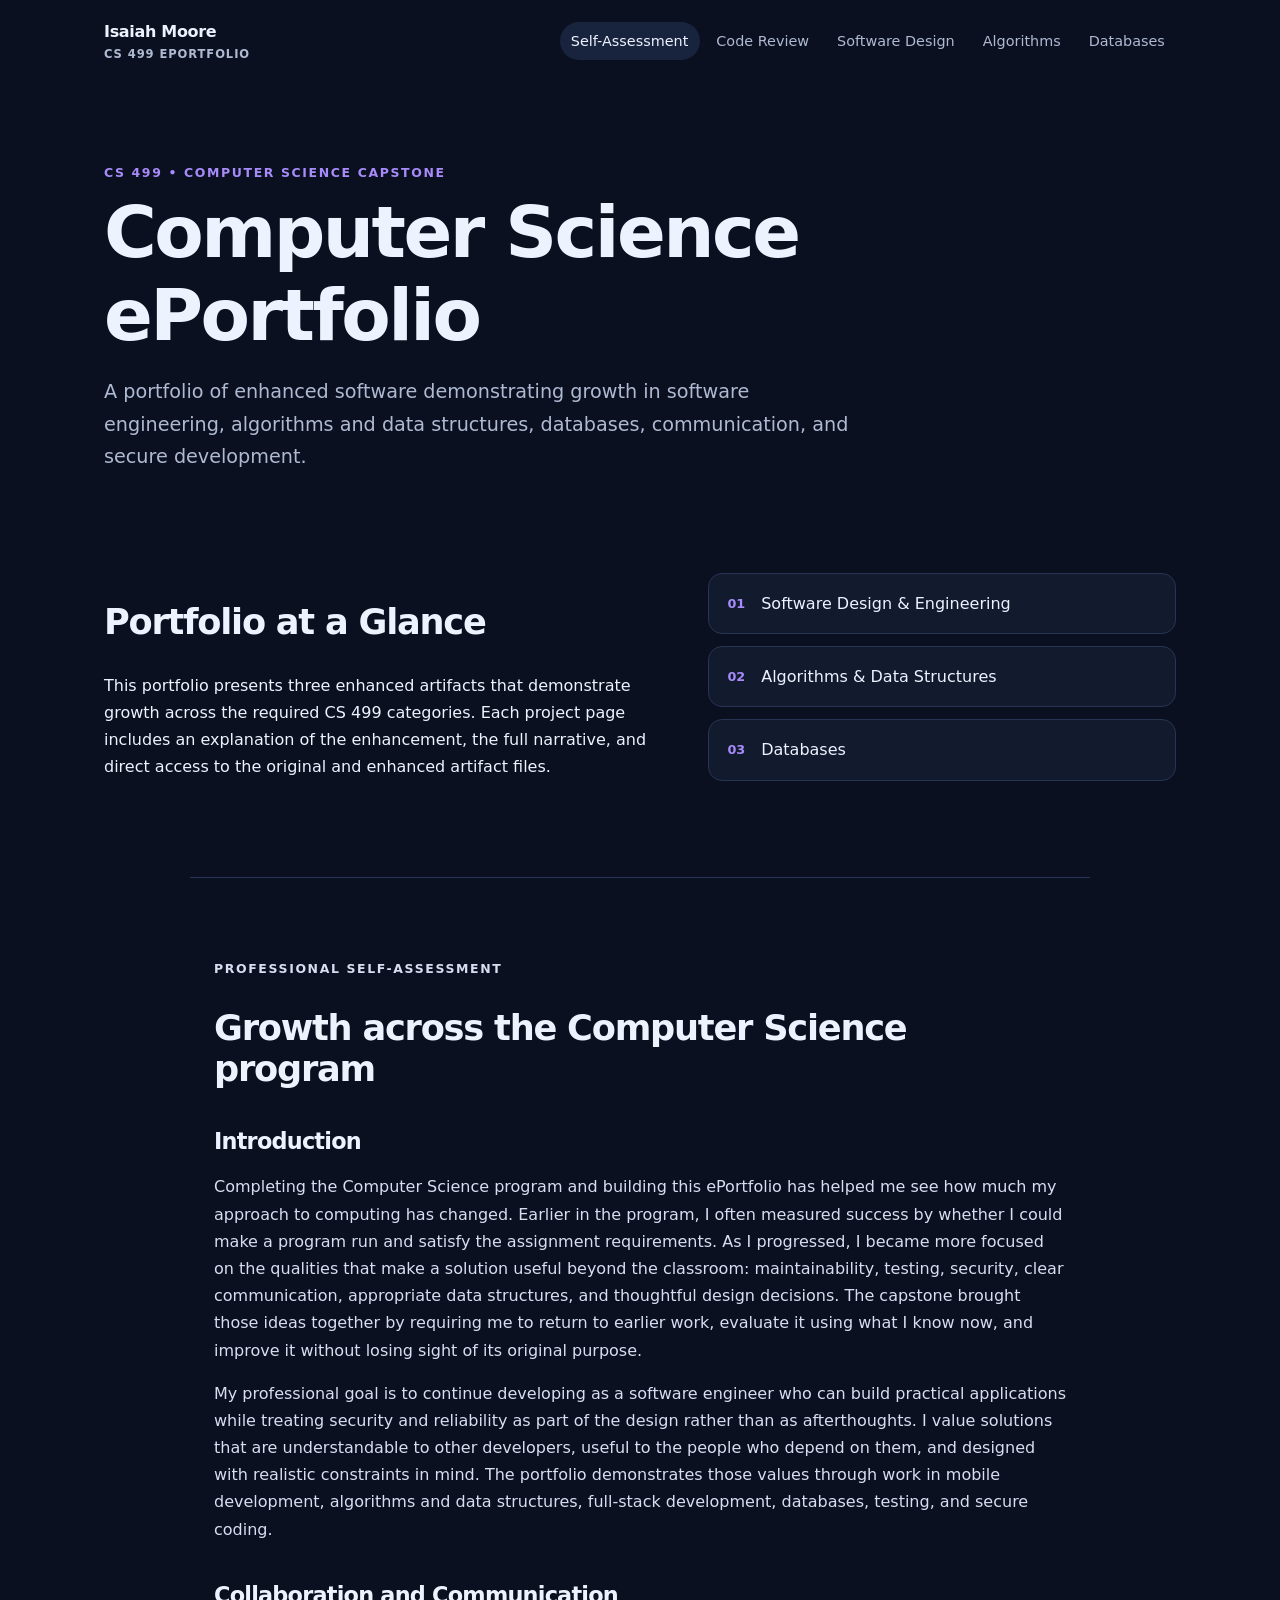
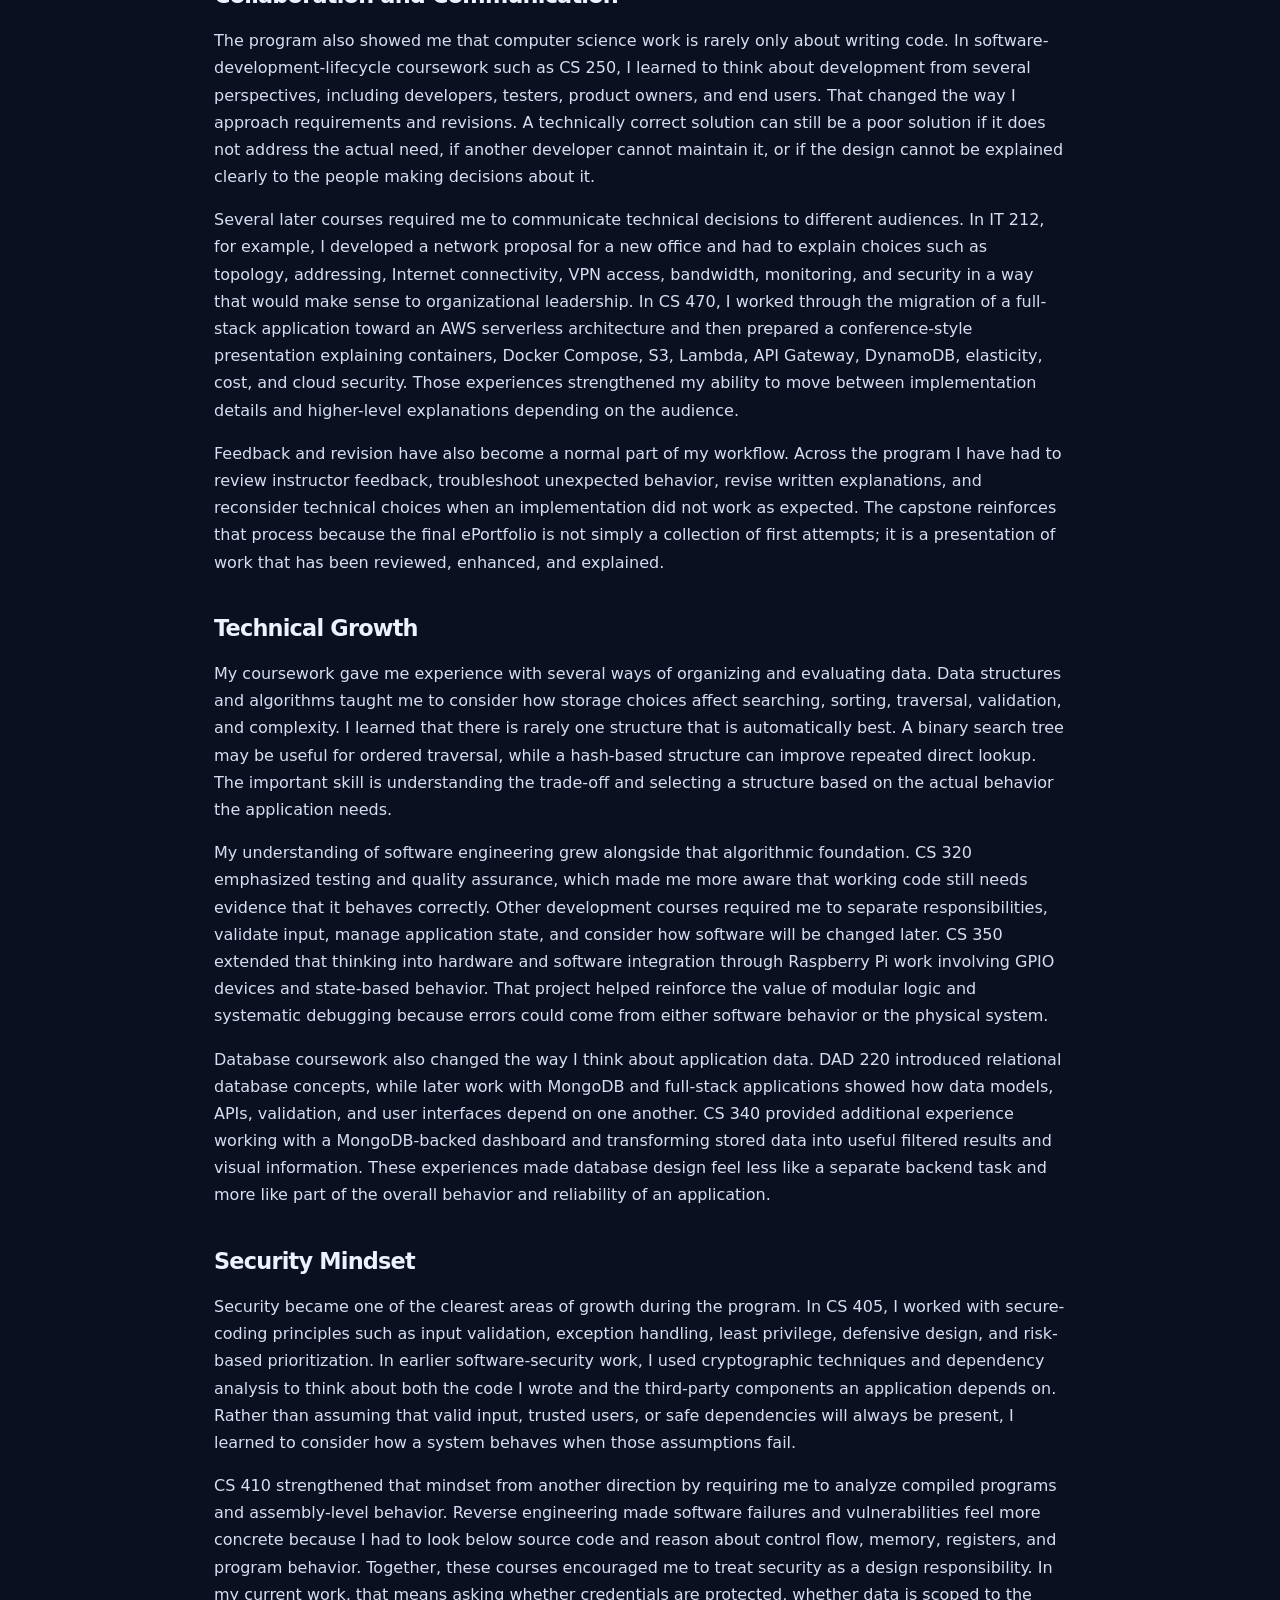
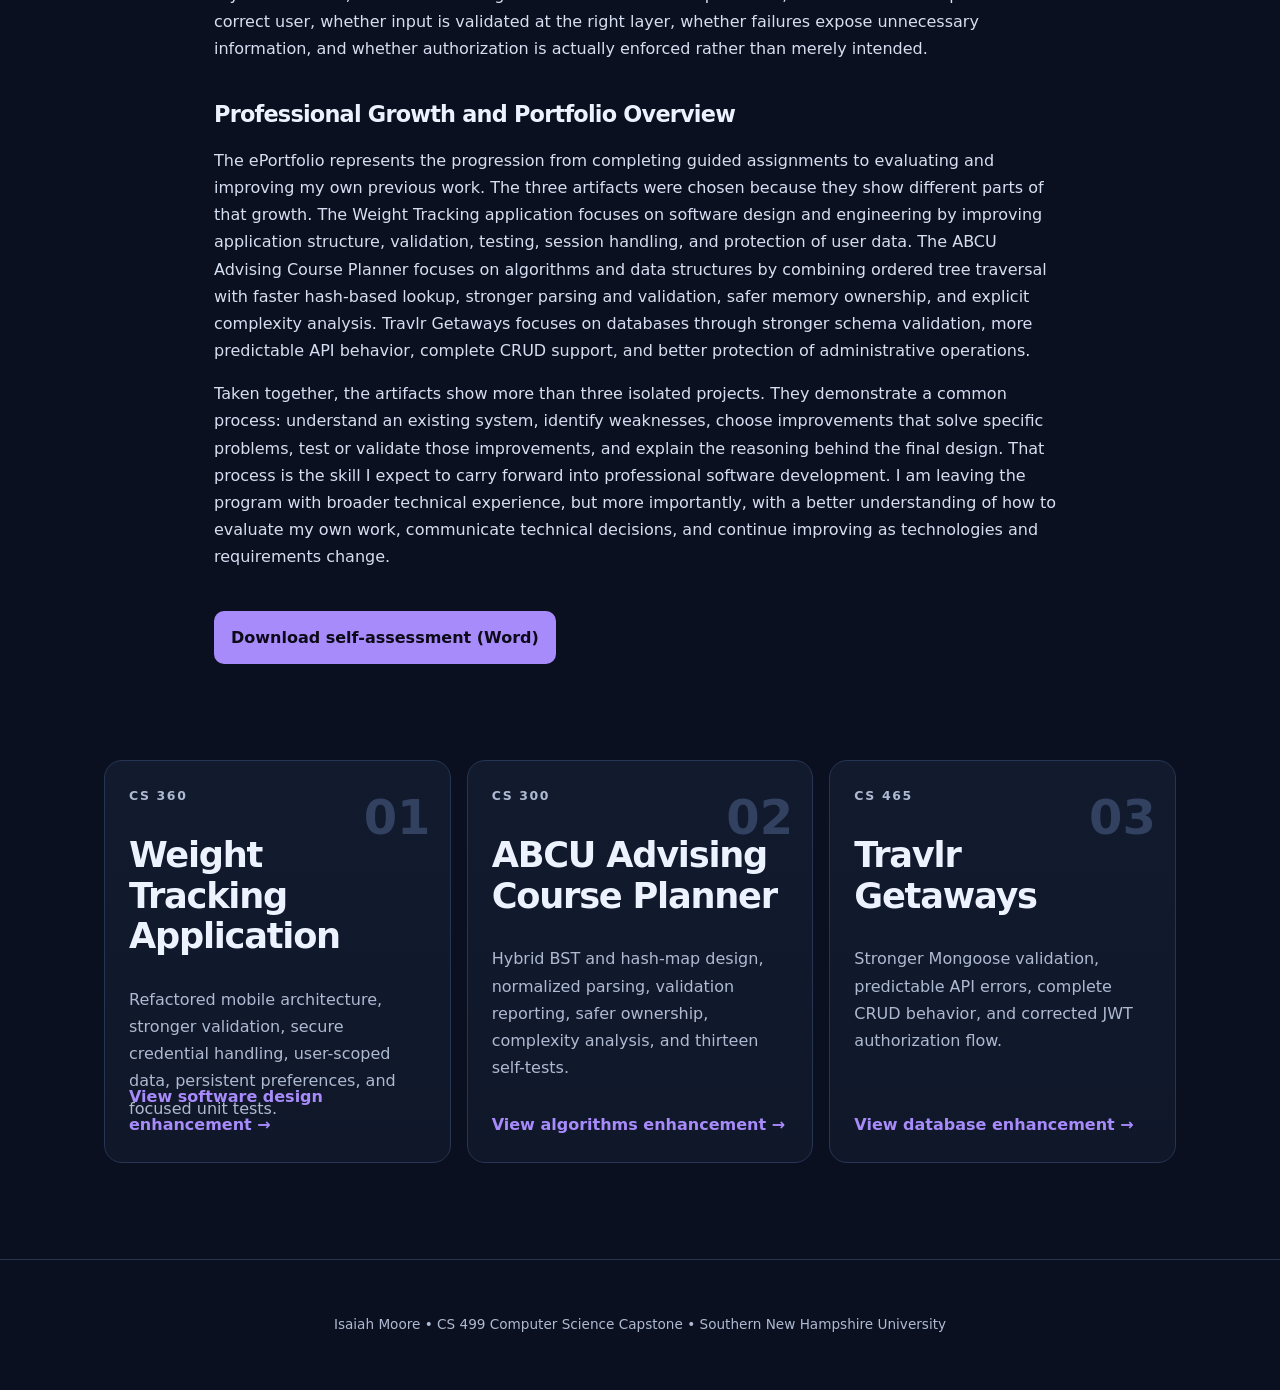
<file: index.html>
<!doctype html>
<html lang="en">
<head>
<meta charset="utf-8">
<meta name="viewport" content="width=device-width, initial-scale=1">
<meta name="description" content="CS 499 Computer Science ePortfolio for Isaiah Moore">
<title>Professional Self-Assessment | Isaiah Moore</title>
<link rel="stylesheet" href="assets/styles.css">
</head>
<body>
<a class="skip-link" href="#main">Skip to main content</a>
<header><nav class="site-nav" aria-label="Main navigation">
<a class="brand" href="index.html" aria-current="page">Isaiah Moore <span>CS 499 ePortfolio</span></a>
<div class="nav-links">
<a href="index.html" aria-current="page">Self-Assessment</a>
<a href="code-review.html">Code Review</a>
<a href="software-design.html">Software Design</a>
<a href="algorithms.html">Algorithms</a>
<a href="databases.html">Databases</a>
</div>
</nav></header>
<main id="main">
<section class="hero compact">
<div class="hero-copy"><p class="eyebrow">CS 499 • Computer Science Capstone</p><h1>Computer Science ePortfolio</h1><p class="lede">A portfolio of enhanced software demonstrating growth in software engineering, algorithms and data structures, databases, communication, and secure development.</p></div>
</section>

<section class="portfolio-intro two-col">
<div>
<h2>Portfolio at a Glance</h2>
<p>This portfolio presents three enhanced artifacts that demonstrate growth across the required CS 499 categories. Each project page includes an explanation of the enhancement, the full narrative, and direct access to the original and enhanced artifact files.</p>
</div>
<div class="quick-links" aria-label="Portfolio categories">
<a href="software-design.html"><strong>01</strong><span>Software Design & Engineering</span></a>
<a href="algorithms.html"><strong>02</strong><span>Algorithms & Data Structures</span></a>
<a href="databases.html"><strong>03</strong><span>Databases</span></a>
</div>
</section>
<section class="assessment prose">
<div class="section-heading"><p class="eyebrow">Professional Self-Assessment</p><h2>Growth across the Computer Science program</h2></div>
<section class="narrative-section"><h2>Introduction</h2>
<p>Completing the Computer Science program and building this ePortfolio has helped me see how much my approach to computing has changed. Earlier in the program, I often measured success by whether I could make a program run and satisfy the assignment requirements. As I progressed, I became more focused on the qualities that make a solution useful beyond the classroom: maintainability, testing, security, clear communication, appropriate data structures, and thoughtful design decisions. The capstone brought those ideas together by requiring me to return to earlier work, evaluate it using what I know now, and improve it without losing sight of its original purpose.</p>
<p>My professional goal is to continue developing as a software engineer who can build practical applications while treating security and reliability as part of the design rather than as afterthoughts. I value solutions that are understandable to other developers, useful to the people who depend on them, and designed with realistic constraints in mind. The portfolio demonstrates those values through work in mobile development, algorithms and data structures, full-stack development, databases, testing, and secure coding.</p>
</section>
<section class="narrative-section"><h2>Collaboration and Communication</h2>
<p>The program also showed me that computer science work is rarely only about writing code. In software-development-lifecycle coursework such as CS 250, I learned to think about development from several perspectives, including developers, testers, product owners, and end users. That changed the way I approach requirements and revisions. A technically correct solution can still be a poor solution if it does not address the actual need, if another developer cannot maintain it, or if the design cannot be explained clearly to the people making decisions about it.</p>
<p>Several later courses required me to communicate technical decisions to different audiences. In IT 212, for example, I developed a network proposal for a new office and had to explain choices such as topology, addressing, Internet connectivity, VPN access, bandwidth, monitoring, and security in a way that would make sense to organizational leadership. In CS 470, I worked through the migration of a full-stack application toward an AWS serverless architecture and then prepared a conference-style presentation explaining containers, Docker Compose, S3, Lambda, API Gateway, DynamoDB, elasticity, cost, and cloud security. Those experiences strengthened my ability to move between implementation details and higher-level explanations depending on the audience.</p>
<p>Feedback and revision have also become a normal part of my workflow. Across the program I have had to review instructor feedback, troubleshoot unexpected behavior, revise written explanations, and reconsider technical choices when an implementation did not work as expected. The capstone reinforces that process because the final ePortfolio is not simply a collection of first attempts; it is a presentation of work that has been reviewed, enhanced, and explained.</p>
</section>
<section class="narrative-section"><h2>Technical Growth</h2>
<p>My coursework gave me experience with several ways of organizing and evaluating data. Data structures and algorithms taught me to consider how storage choices affect searching, sorting, traversal, validation, and complexity. I learned that there is rarely one structure that is automatically best. A binary search tree may be useful for ordered traversal, while a hash-based structure can improve repeated direct lookup. The important skill is understanding the trade-off and selecting a structure based on the actual behavior the application needs.</p>
<p>My understanding of software engineering grew alongside that algorithmic foundation. CS 320 emphasized testing and quality assurance, which made me more aware that working code still needs evidence that it behaves correctly. Other development courses required me to separate responsibilities, validate input, manage application state, and consider how software will be changed later. CS 350 extended that thinking into hardware and software integration through Raspberry Pi work involving GPIO devices and state-based behavior. That project helped reinforce the value of modular logic and systematic debugging because errors could come from either software behavior or the physical system.</p>
<p>Database coursework also changed the way I think about application data. DAD 220 introduced relational database concepts, while later work with MongoDB and full-stack applications showed how data models, APIs, validation, and user interfaces depend on one another. CS 340 provided additional experience working with a MongoDB-backed dashboard and transforming stored data into useful filtered results and visual information. These experiences made database design feel less like a separate backend task and more like part of the overall behavior and reliability of an application.</p>
</section>
<section class="narrative-section"><h2>Security Mindset</h2>
<p>Security became one of the clearest areas of growth during the program. In CS 405, I worked with secure-coding principles such as input validation, exception handling, least privilege, defensive design, and risk-based prioritization. In earlier software-security work, I used cryptographic techniques and dependency analysis to think about both the code I wrote and the third-party components an application depends on. Rather than assuming that valid input, trusted users, or safe dependencies will always be present, I learned to consider how a system behaves when those assumptions fail.</p>
<p>CS 410 strengthened that mindset from another direction by requiring me to analyze compiled programs and assembly-level behavior. Reverse engineering made software failures and vulnerabilities feel more concrete because I had to look below source code and reason about control flow, memory, registers, and program behavior. Together, these courses encouraged me to treat security as a design responsibility. In my current work, that means asking whether credentials are protected, whether data is scoped to the correct user, whether input is validated at the right layer, whether failures expose unnecessary information, and whether authorization is actually enforced rather than merely intended.</p>
</section>
<section class="narrative-section"><h2>Professional Growth and Portfolio Overview</h2>
<p>The ePortfolio represents the progression from completing guided assignments to evaluating and improving my own previous work. The three artifacts were chosen because they show different parts of that growth. The Weight Tracking application focuses on software design and engineering by improving application structure, validation, testing, session handling, and protection of user data. The ABCU Advising Course Planner focuses on algorithms and data structures by combining ordered tree traversal with faster hash-based lookup, stronger parsing and validation, safer memory ownership, and explicit complexity analysis. Travlr Getaways focuses on databases through stronger schema validation, more predictable API behavior, complete CRUD support, and better protection of administrative operations.</p>
<p>Taken together, the artifacts show more than three isolated projects. They demonstrate a common process: understand an existing system, identify weaknesses, choose improvements that solve specific problems, test or validate those improvements, and explain the reasoning behind the final design. That process is the skill I expect to carry forward into professional software development. I am leaving the program with broader technical experience, but more importantly, with a better understanding of how to evaluate my own work, communicate technical decisions, and continue improving as technologies and requirements change.</p>
</section>
<div class="download-row"><a class="button" href="documents/Professional_Self_Assessment_Isaiah_Moore.docx">Download self-assessment (Word)</a></div>
</section>
<section class="project-grid" aria-label="Featured artifacts">
<article class="project-card"><div class="card-number">01</div><p class="eyebrow">CS 360</p><h2>Weight Tracking Application</h2><p>Refactored mobile architecture, stronger validation, secure credential handling, user-scoped data, persistent preferences, and focused unit tests.</p><a href="software-design.html">View software design enhancement →</a></article>
<article class="project-card"><div class="card-number">02</div><p class="eyebrow">CS 300</p><h2>ABCU Advising Course Planner</h2><p>Hybrid BST and hash-map design, normalized parsing, validation reporting, safer ownership, complexity analysis, and thirteen self-tests.</p><a href="algorithms.html">View algorithms enhancement →</a></article>
<article class="project-card"><div class="card-number">03</div><p class="eyebrow">CS 465</p><h2>Travlr Getaways</h2><p>Stronger Mongoose validation, predictable API errors, complete CRUD behavior, and corrected JWT authorization flow.</p><a href="databases.html">View database enhancement →</a></article>
</section>

</main>
<footer><p>Isaiah Moore • CS 499 Computer Science Capstone • Southern New Hampshire University</p></footer>
</body>
</html>
</file>
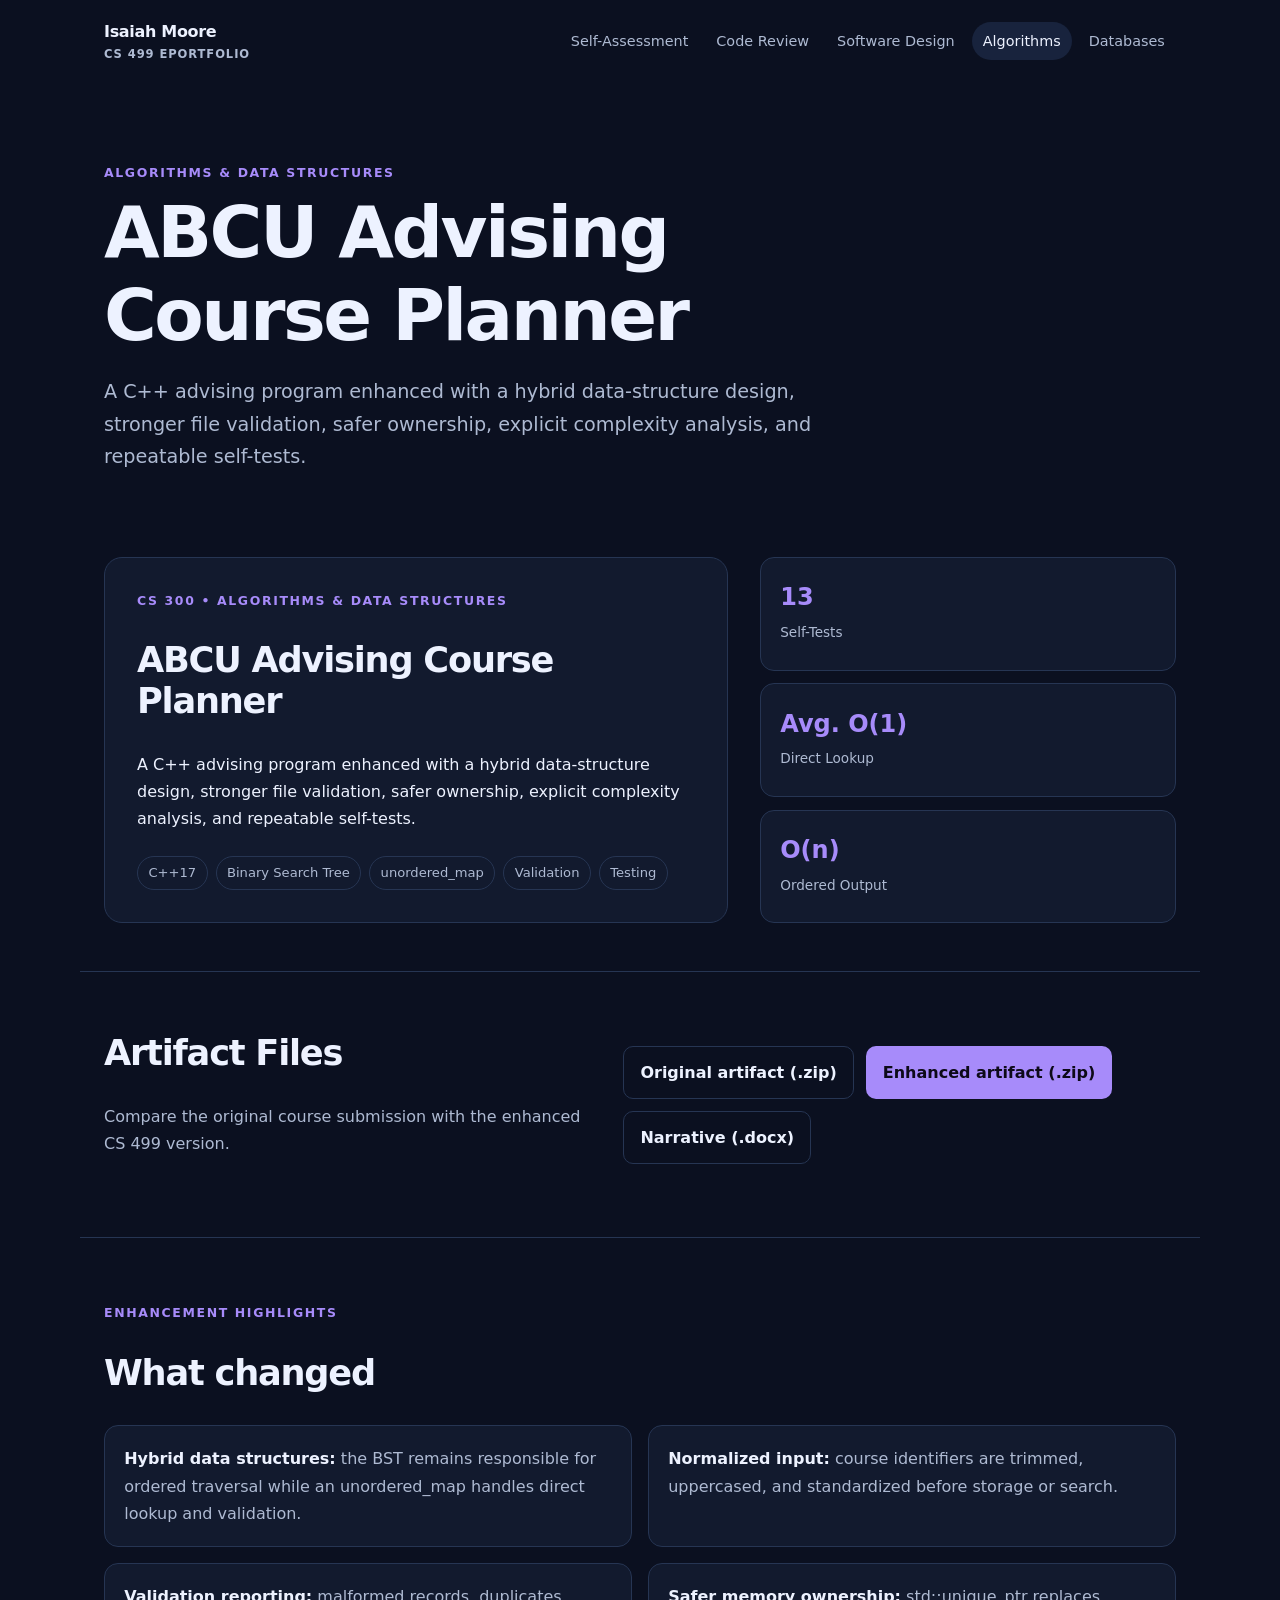
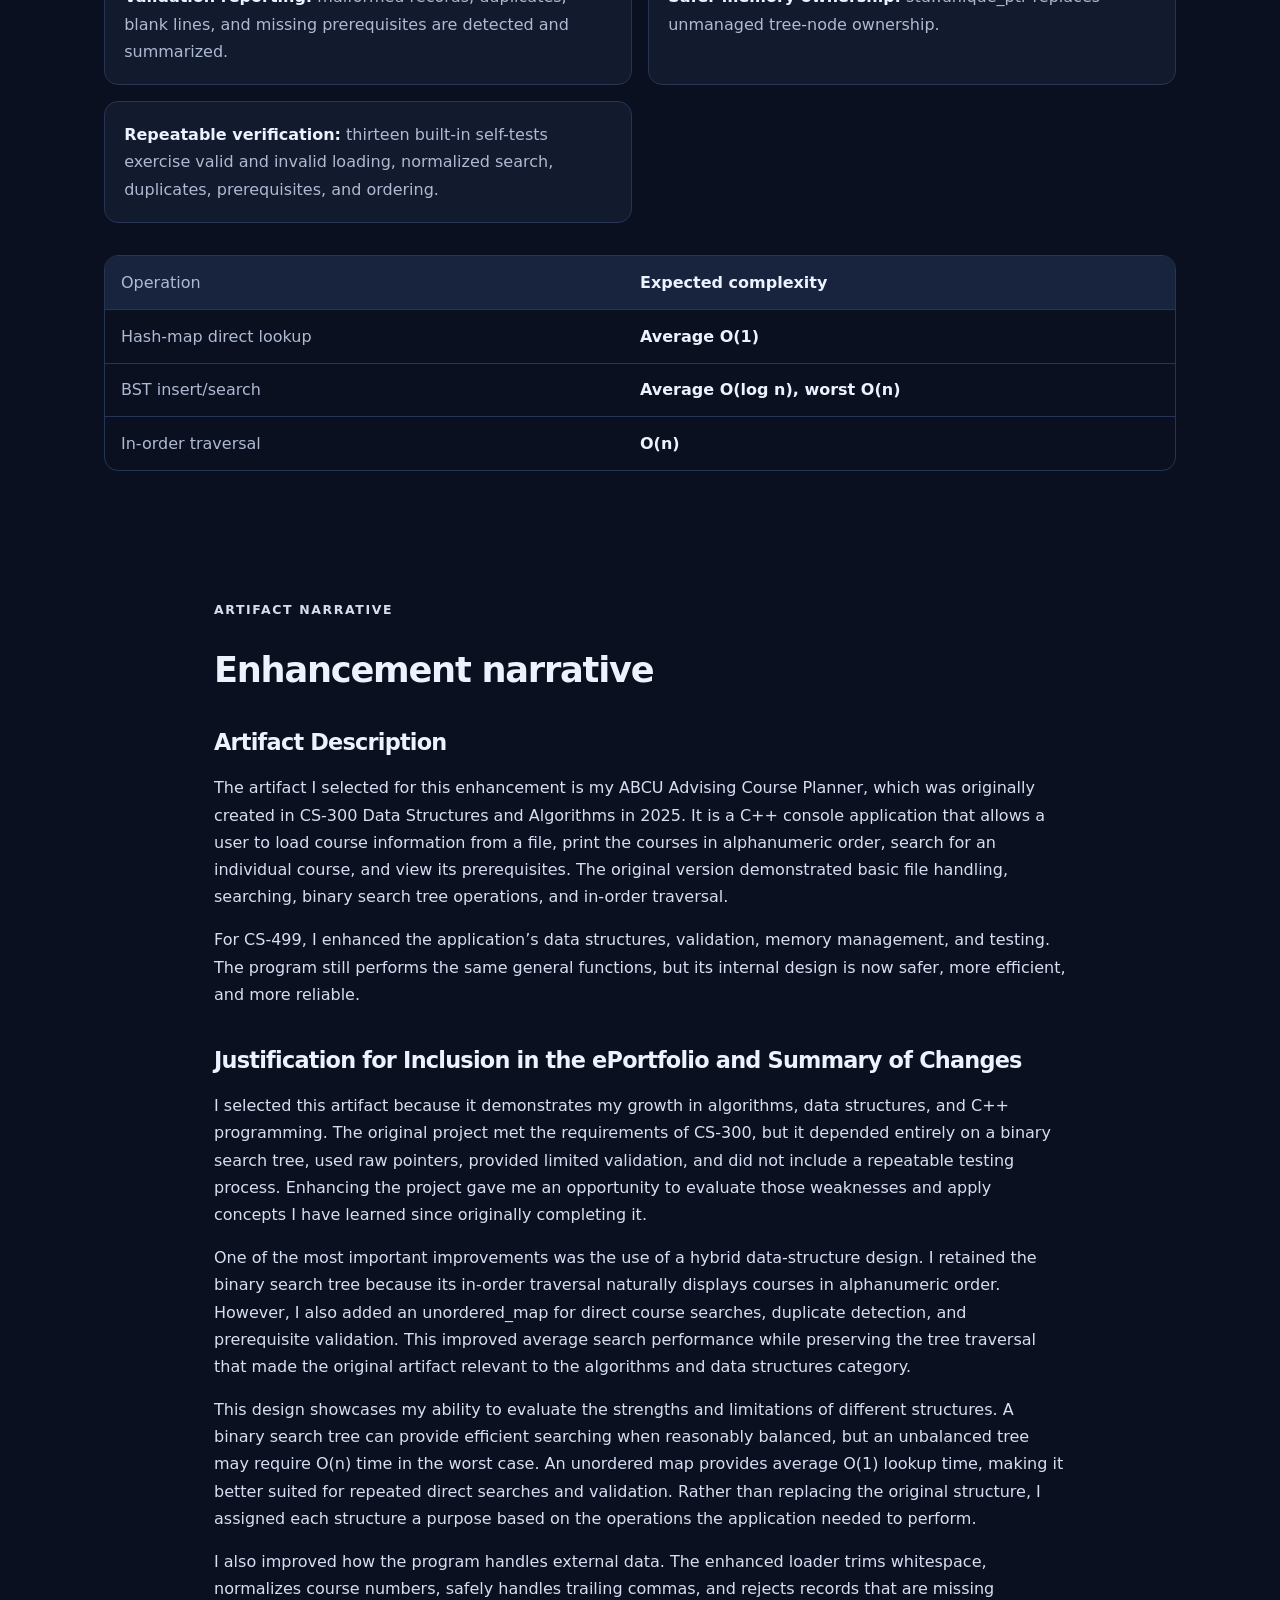
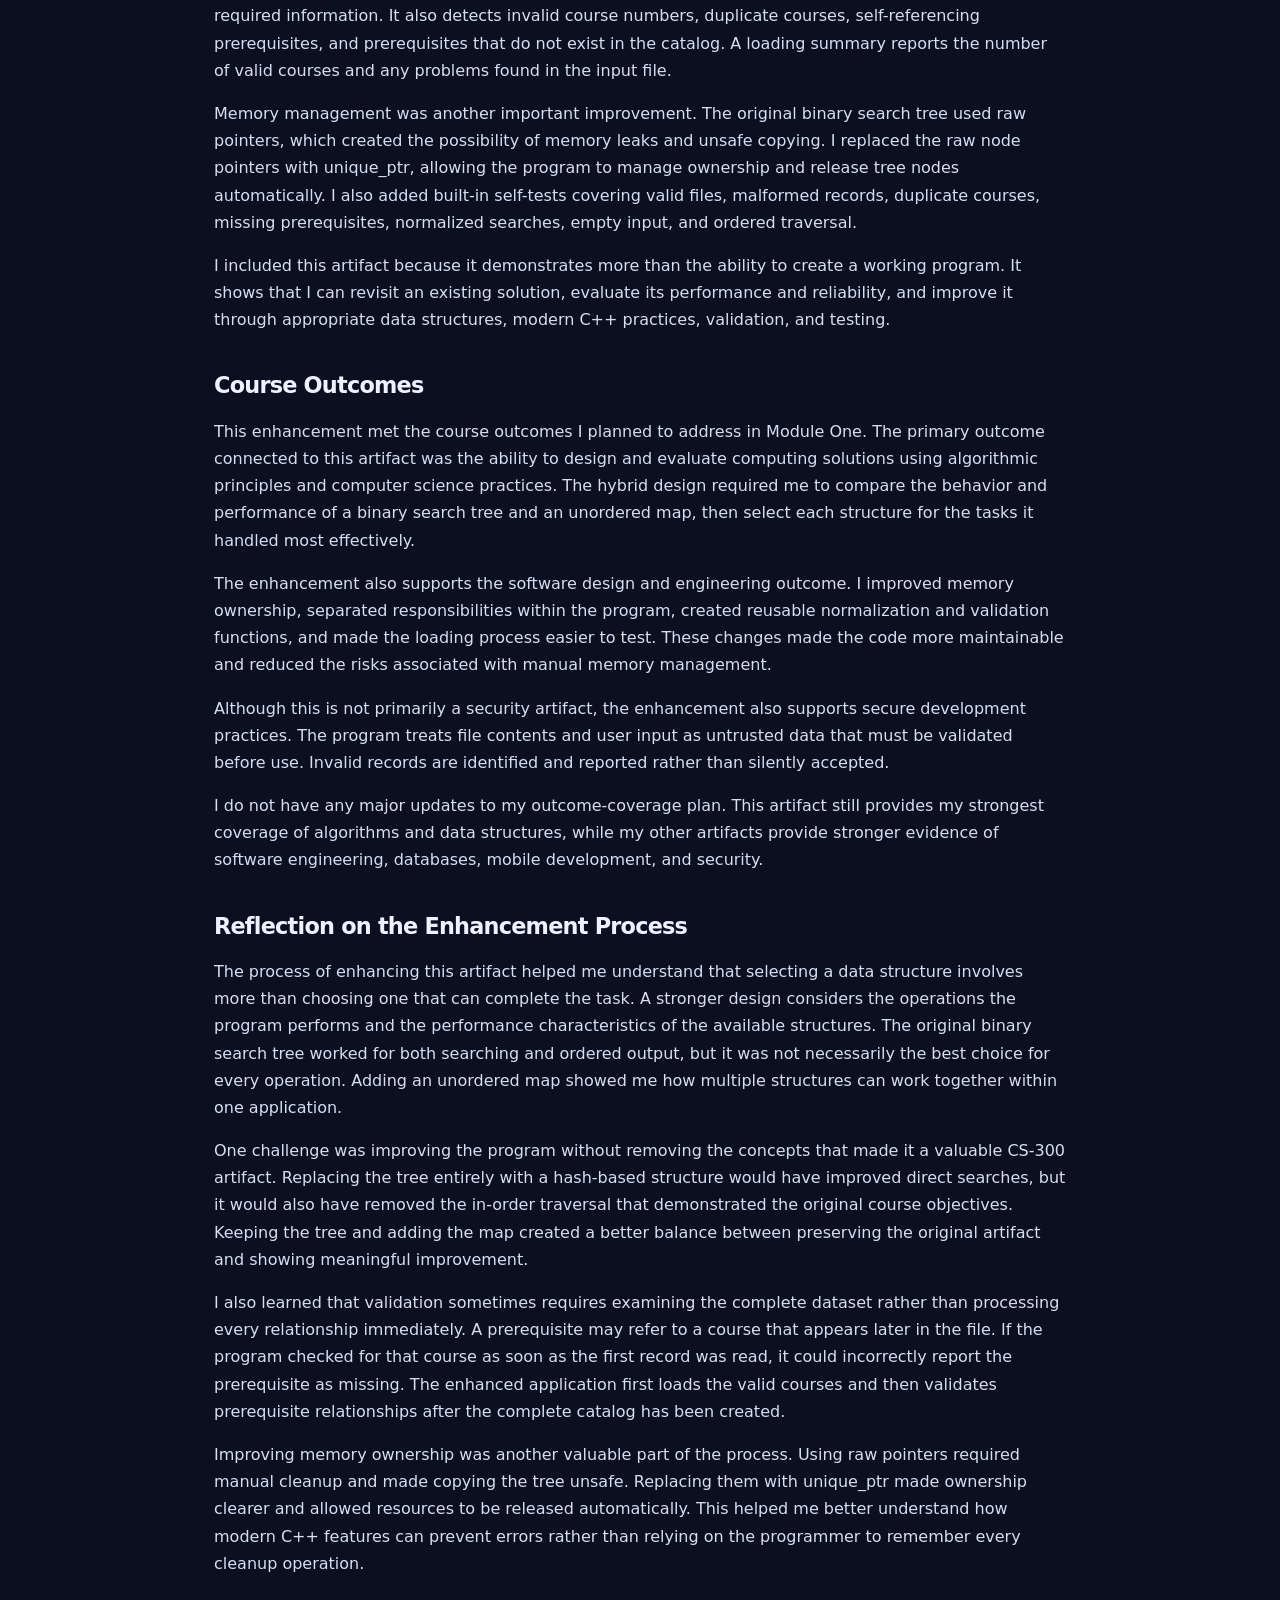
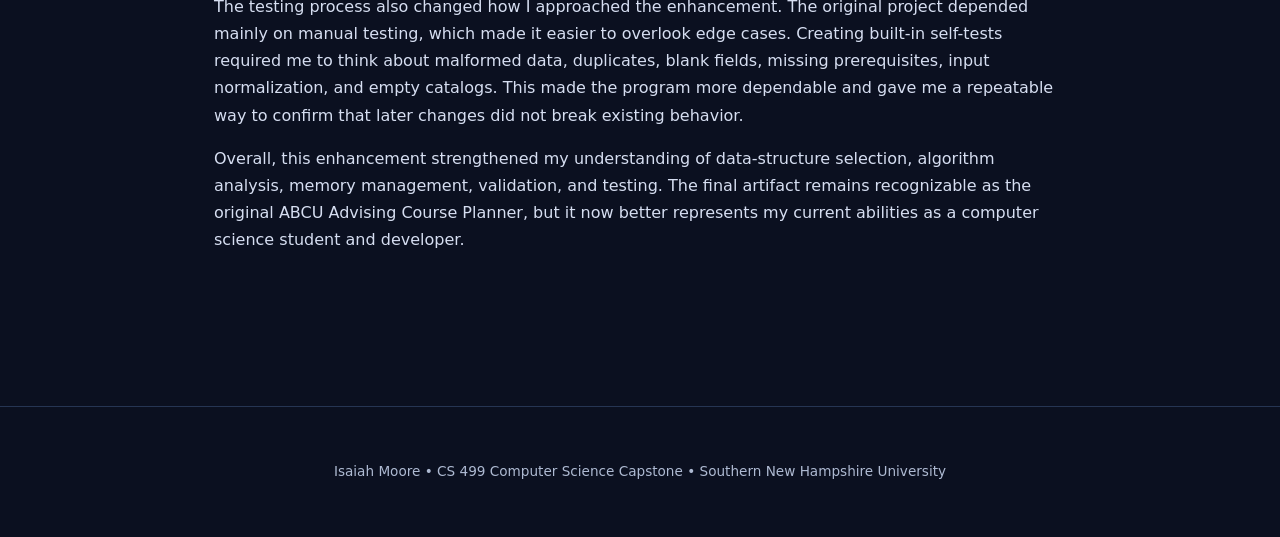
<file: algorithms.html>
<!doctype html>
<html lang="en">
<head>
<meta charset="utf-8">
<meta name="viewport" content="width=device-width, initial-scale=1">
<meta name="description" content="CS 499 Computer Science ePortfolio for Isaiah Moore">
<title>ABCU Advising Course Planner | Isaiah Moore</title>
<link rel="stylesheet" href="assets/styles.css">
</head>
<body>
<a class="skip-link" href="#main">Skip to main content</a>
<header><nav class="site-nav" aria-label="Main navigation">
<a class="brand" href="index.html">Isaiah Moore <span>CS 499 ePortfolio</span></a>
<div class="nav-links">
<a href="index.html">Self-Assessment</a>
<a href="code-review.html">Code Review</a>
<a href="software-design.html">Software Design</a>
<a href="algorithms.html" aria-current="page">Algorithms</a>
<a href="databases.html">Databases</a>
</div>
</nav></header>
<main id="main">
<section class="hero compact">
<div class="hero-copy"><p class="eyebrow">Algorithms &amp; Data Structures</p><h1>ABCU Advising Course Planner</h1><p class="lede">A C++ advising program enhanced with a hybrid data-structure design, stronger file validation, safer ownership, explicit complexity analysis, and repeatable self-tests.</p></div>
</section>

<section class="project-overview">
<div class="overview-copy"><p class="eyebrow">CS 300 • Algorithms &amp; Data Structures</p><h2>ABCU Advising Course Planner</h2><p>A C++ advising program enhanced with a hybrid data-structure design, stronger file validation, safer ownership, explicit complexity analysis, and repeatable self-tests.</p><div class="chip-row"><span>C++17</span><span>Binary Search Tree</span><span>unordered_map</span><span>Validation</span><span>Testing</span></div></div>
<div class="metric-grid"><div><strong>13</strong><span>Self-Tests</span></div><div><strong>Avg. O(1)</strong><span>Direct Lookup</span></div><div><strong>O(n)</strong><span>Ordered Output</span></div></div>
</section>
<section class="artifact-actions">
<div><h2>Artifact Files</h2><p>Compare the original course submission with the enhanced CS 499 version.</p></div>
<div class="button-group"><a class="button secondary" href="artifacts/algorithms/CS300_ABCU_Original.zip">Original artifact (.zip)</a><a class="button" href="artifacts/algorithms/CS300_ABCU_Enhanced.zip">Enhanced artifact (.zip)</a><a class="button secondary" href="artifacts/algorithms/CS300_ABCU_Narrative_Isaiah_Moore.docx">Narrative (.docx)</a></div>
</section>
<section class="highlights"><div class="section-heading"><p class="eyebrow">Enhancement Highlights</p><h2>What changed</h2></div><ul><li><strong>Hybrid data structures:</strong> the BST remains responsible for ordered traversal while an unordered_map handles direct lookup and validation.</li><li><strong>Normalized input:</strong> course identifiers are trimmed, uppercased, and standardized before storage or search.</li><li><strong>Validation reporting:</strong> malformed records, duplicates, blank lines, and missing prerequisites are detected and summarized.</li><li><strong>Safer memory ownership:</strong> std::unique_ptr replaces unmanaged tree-node ownership.</li><li><strong>Repeatable verification:</strong> thirteen built-in self-tests exercise valid and invalid loading, normalized search, duplicates, prerequisites, and ordering.</li></ul><div class="complexity-table"><div><span>Operation</span><strong>Expected complexity</strong></div><div><span>Hash-map direct lookup</span><strong>Average O(1)</strong></div><div><span>BST insert/search</span><strong>Average O(log n), worst O(n)</strong></div><div><span>In-order traversal</span><strong>O(n)</strong></div></div></section>
<section class="prose narrative">
<div class="section-heading"><p class="eyebrow">Artifact Narrative</p><h2>Enhancement narrative</h2></div>
<section class="narrative-section"><h2>Artifact Description</h2>
<p>The artifact I selected for this enhancement is my ABCU Advising Course Planner, which was originally created in CS-300 Data Structures and Algorithms in 2025. It is a C++ console application that allows a user to load course information from a file, print the courses in alphanumeric order, search for an individual course, and view its prerequisites. The original version demonstrated basic file handling, searching, binary search tree operations, and in-order traversal.</p>
<p>For CS-499, I enhanced the application’s data structures, validation, memory management, and testing. The program still performs the same general functions, but its internal design is now safer, more efficient, and more reliable.</p>
</section>
<section class="narrative-section"><h2>Justification for Inclusion in the ePortfolio and Summary of Changes</h2>
<p>I selected this artifact because it demonstrates my growth in algorithms, data structures, and C++ programming. The original project met the requirements of CS-300, but it depended entirely on a binary search tree, used raw pointers, provided limited validation, and did not include a repeatable testing process. Enhancing the project gave me an opportunity to evaluate those weaknesses and apply concepts I have learned since originally completing it.</p>
<p>One of the most important improvements was the use of a hybrid data-structure design. I retained the binary search tree because its in-order traversal naturally displays courses in alphanumeric order. However, I also added an unordered_map for direct course searches, duplicate detection, and prerequisite validation. This improved average search performance while preserving the tree traversal that made the original artifact relevant to the algorithms and data structures category.</p>
<p>This design showcases my ability to evaluate the strengths and limitations of different structures. A binary search tree can provide efficient searching when reasonably balanced, but an unbalanced tree may require O(n) time in the worst case. An unordered map provides average O(1) lookup time, making it better suited for repeated direct searches and validation. Rather than replacing the original structure, I assigned each structure a purpose based on the operations the application needed to perform.</p>
<p>I also improved how the program handles external data. The enhanced loader trims whitespace, normalizes course numbers, safely handles trailing commas, and rejects records that are missing required information. It also detects invalid course numbers, duplicate courses, self-referencing prerequisites, and prerequisites that do not exist in the catalog. A loading summary reports the number of valid courses and any problems found in the input file.</p>
<p>Memory management was another important improvement. The original binary search tree used raw pointers, which created the possibility of memory leaks and unsafe copying. I replaced the raw node pointers with unique_ptr, allowing the program to manage ownership and release tree nodes automatically. I also added built-in self-tests covering valid files, malformed records, duplicate courses, missing prerequisites, normalized searches, empty input, and ordered traversal.</p>
<p>I included this artifact because it demonstrates more than the ability to create a working program. It shows that I can revisit an existing solution, evaluate its performance and reliability, and improve it through appropriate data structures, modern C++ practices, validation, and testing.</p>
</section>
<section class="narrative-section"><h2>Course Outcomes</h2>
<p>This enhancement met the course outcomes I planned to address in Module One. The primary outcome connected to this artifact was the ability to design and evaluate computing solutions using algorithmic principles and computer science practices. The hybrid design required me to compare the behavior and performance of a binary search tree and an unordered map, then select each structure for the tasks it handled most effectively.</p>
<p>The enhancement also supports the software design and engineering outcome. I improved memory ownership, separated responsibilities within the program, created reusable normalization and validation functions, and made the loading process easier to test. These changes made the code more maintainable and reduced the risks associated with manual memory management.</p>
<p>Although this is not primarily a security artifact, the enhancement also supports secure development practices. The program treats file contents and user input as untrusted data that must be validated before use. Invalid records are identified and reported rather than silently accepted.</p>
<p>I do not have any major updates to my outcome-coverage plan. This artifact still provides my strongest coverage of algorithms and data structures, while my other artifacts provide stronger evidence of software engineering, databases, mobile development, and security.</p>
</section>
<section class="narrative-section"><h2>Reflection on the Enhancement Process</h2>
<p>The process of enhancing this artifact helped me understand that selecting a data structure involves more than choosing one that can complete the task. A stronger design considers the operations the program performs and the performance characteristics of the available structures. The original binary search tree worked for both searching and ordered output, but it was not necessarily the best choice for every operation. Adding an unordered map showed me how multiple structures can work together within one application.</p>
<p>One challenge was improving the program without removing the concepts that made it a valuable CS-300 artifact. Replacing the tree entirely with a hash-based structure would have improved direct searches, but it would also have removed the in-order traversal that demonstrated the original course objectives. Keeping the tree and adding the map created a better balance between preserving the original artifact and showing meaningful improvement.</p>
<p>I also learned that validation sometimes requires examining the complete dataset rather than processing every relationship immediately. A prerequisite may refer to a course that appears later in the file. If the program checked for that course as soon as the first record was read, it could incorrectly report the prerequisite as missing. The enhanced application first loads the valid courses and then validates prerequisite relationships after the complete catalog has been created.</p>
<p>Improving memory ownership was another valuable part of the process. Using raw pointers required manual cleanup and made copying the tree unsafe. Replacing them with unique_ptr made ownership clearer and allowed resources to be released automatically. This helped me better understand how modern C++ features can prevent errors rather than relying on the programmer to remember every cleanup operation.</p>
<p>The testing process also changed how I approached the enhancement. The original project depended mainly on manual testing, which made it easier to overlook edge cases. Creating built-in self-tests required me to think about malformed data, duplicates, blank fields, missing prerequisites, input normalization, and empty catalogs. This made the program more dependable and gave me a repeatable way to confirm that later changes did not break existing behavior.</p>
<p>Overall, this enhancement strengthened my understanding of data-structure selection, algorithm analysis, memory management, validation, and testing. The final artifact remains recognizable as the original ABCU Advising Course Planner, but it now better represents my current abilities as a computer science student and developer.</p>
</section>
</section>


</main>
<footer><p>Isaiah Moore • CS 499 Computer Science Capstone • Southern New Hampshire University</p></footer>
</body>
</html>
</file>
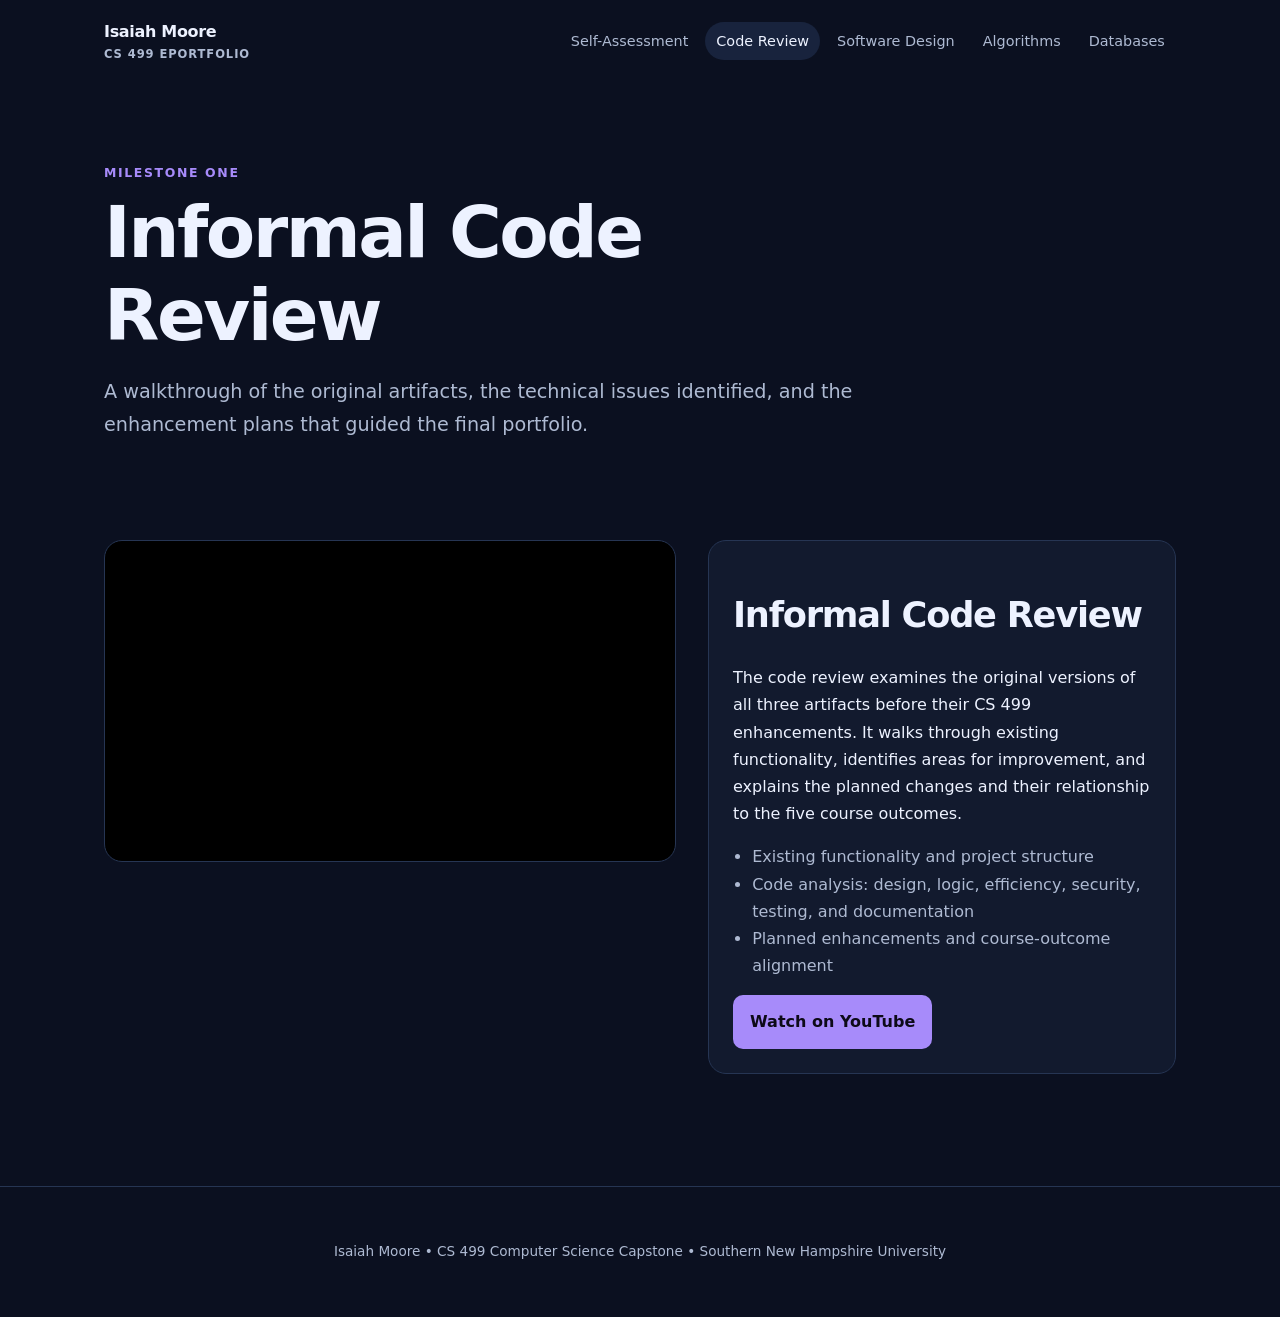
<file: code-review.html>
<!doctype html>
<html lang="en">
<head>
<meta charset="utf-8">
<meta name="viewport" content="width=device-width, initial-scale=1">
<meta name="description" content="CS 499 Computer Science ePortfolio for Isaiah Moore">
<title>Informal Code Review | Isaiah Moore</title>
<link rel="stylesheet" href="assets/styles.css">
</head>
<body>
<a class="skip-link" href="#main">Skip to main content</a>
<header><nav class="site-nav" aria-label="Main navigation">
<a class="brand" href="index.html">Isaiah Moore <span>CS 499 ePortfolio</span></a>
<div class="nav-links">
<a href="index.html">Self-Assessment</a>
<a href="code-review.html" aria-current="page">Code Review</a>
<a href="software-design.html">Software Design</a>
<a href="algorithms.html">Algorithms</a>
<a href="databases.html">Databases</a>
</div>
</nav></header>
<main id="main">
<section class="hero compact">
<div class="hero-copy"><p class="eyebrow">Milestone One</p><h1>Informal Code Review</h1><p class="lede">A walkthrough of the original artifacts, the technical issues identified, and the enhancement plans that guided the final portfolio.</p></div>
</section>

<section class="video-panel">
<div class="video-embed">
<iframe src="https://www.youtube-nocookie.com/embed/rwXuZrmnx0Y" title="CS 499 Informal Code Review — Isaiah Moore" loading="lazy" allow="accelerometer; autoplay; clipboard-write; encrypted-media; gyroscope; picture-in-picture; web-share" referrerpolicy="strict-origin-when-cross-origin" allowfullscreen></iframe>
</div>
<div class="video-copy">
<h2>Informal Code Review</h2>
<p>The code review examines the original versions of all three artifacts before their CS 499 enhancements. It walks through existing functionality, identifies areas for improvement, and explains the planned changes and their relationship to the five course outcomes.</p>
<ul class="check-list">
<li>Existing functionality and project structure</li>
<li>Code analysis: design, logic, efficiency, security, testing, and documentation</li>
<li>Planned enhancements and course-outcome alignment</li>
</ul>
<a class="button" href="https://www.youtube.com/watch?v=rwXuZrmnx0Y" target="_blank" rel="noopener">Watch on YouTube</a>
</div>
</section>

</main>
<footer><p>Isaiah Moore • CS 499 Computer Science Capstone • Southern New Hampshire University</p></footer>
</body>
</html>
</file>
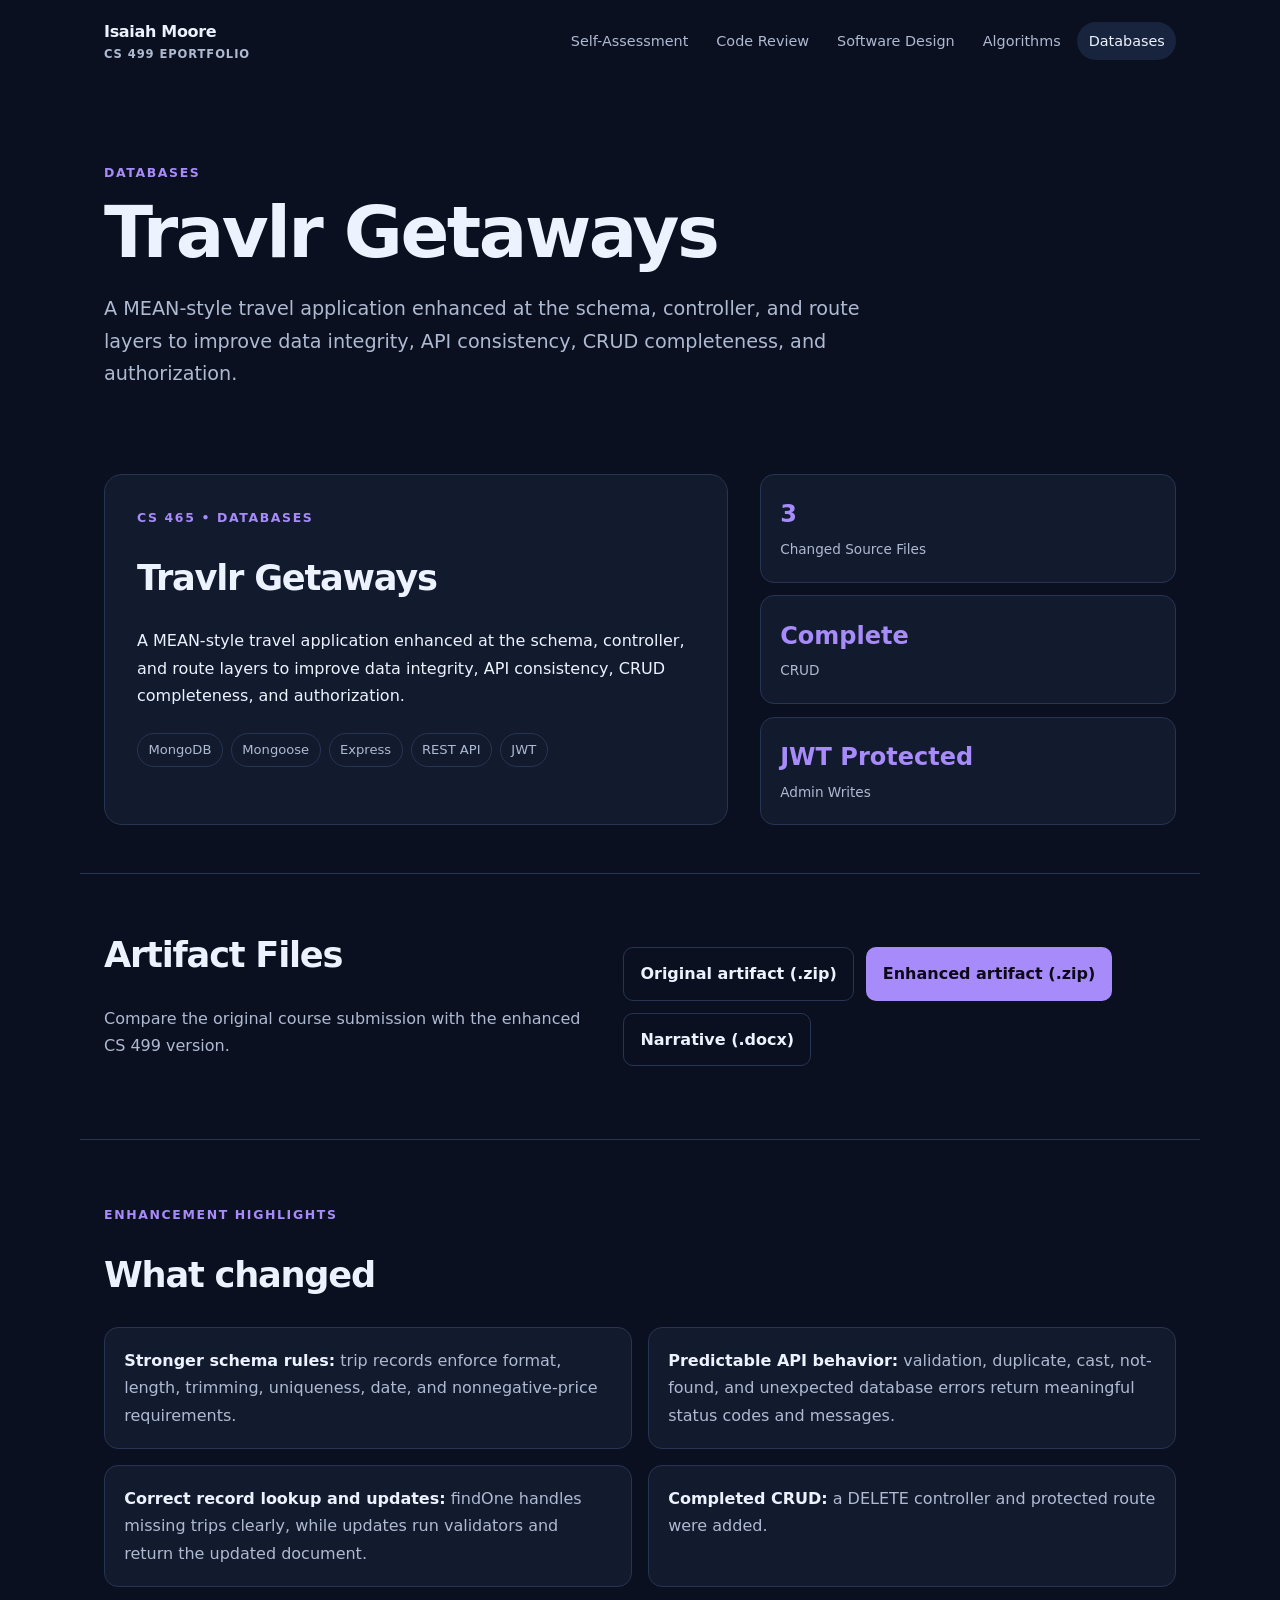
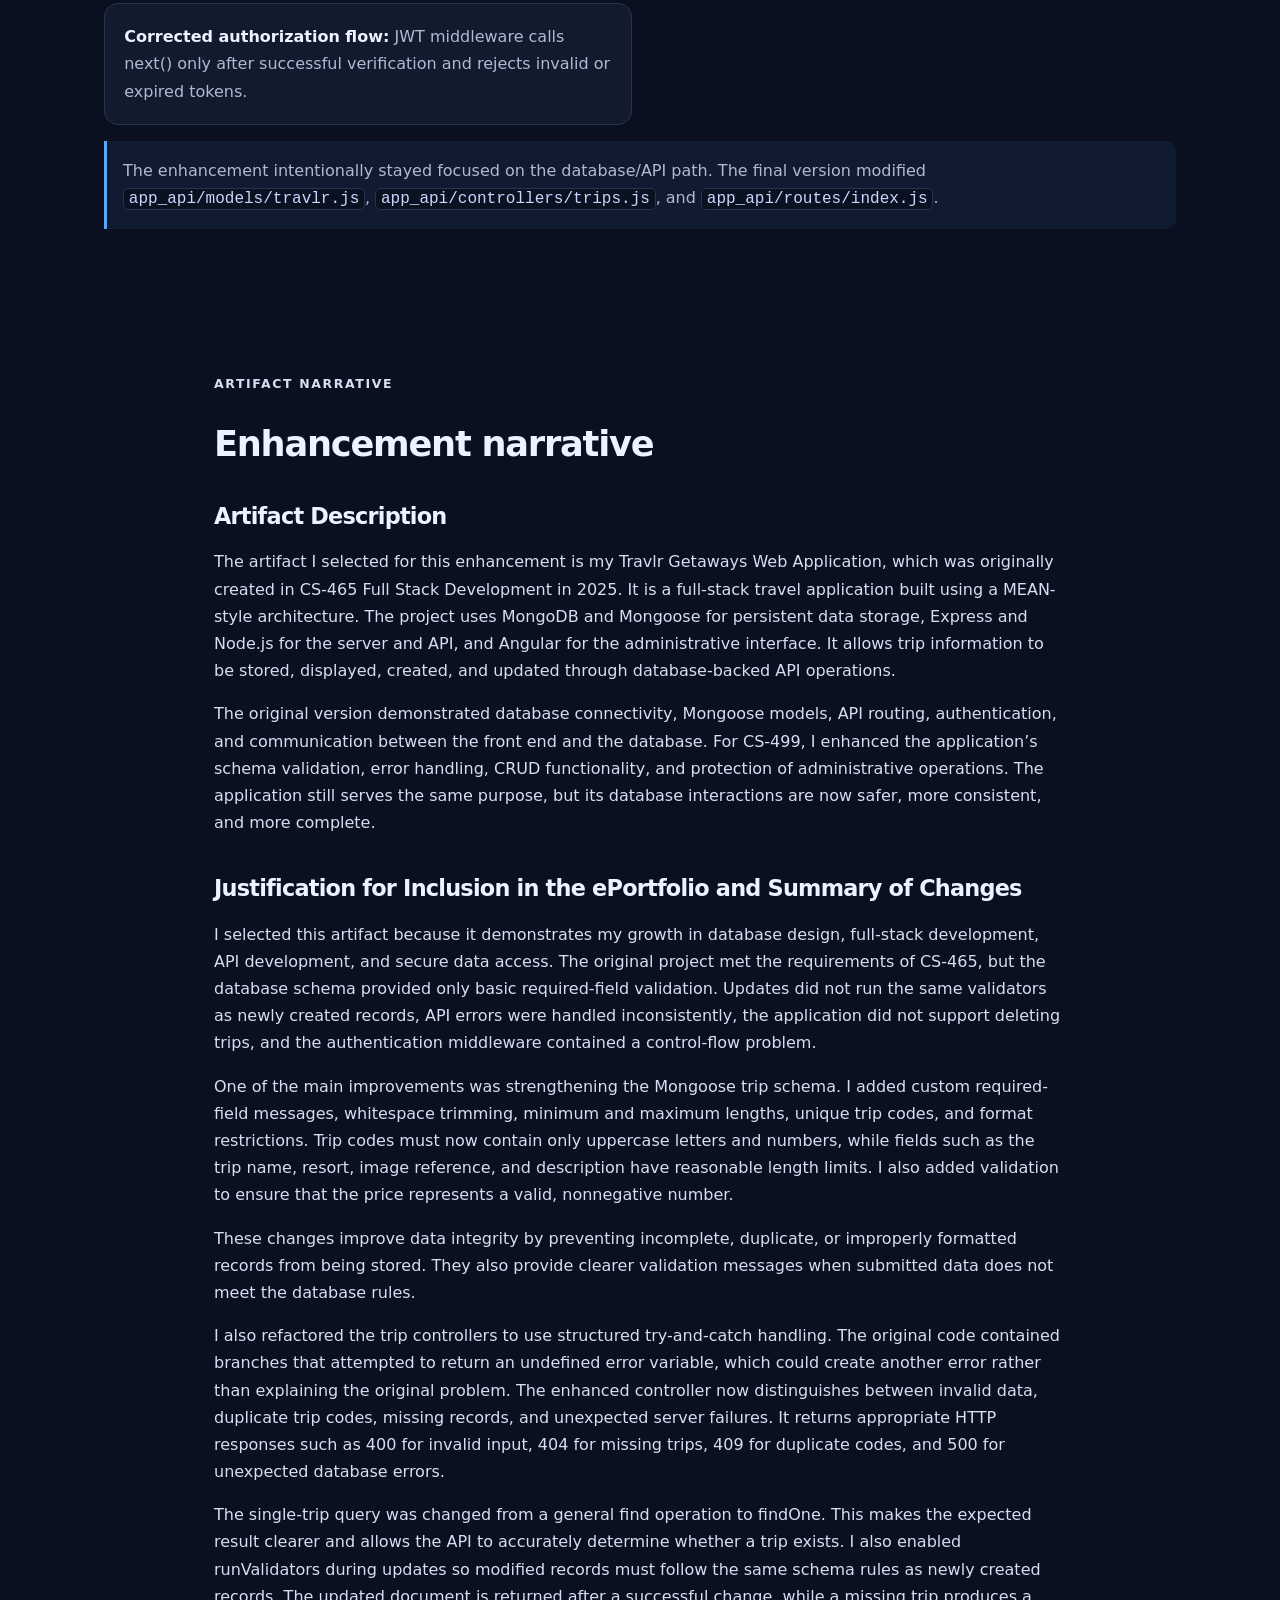
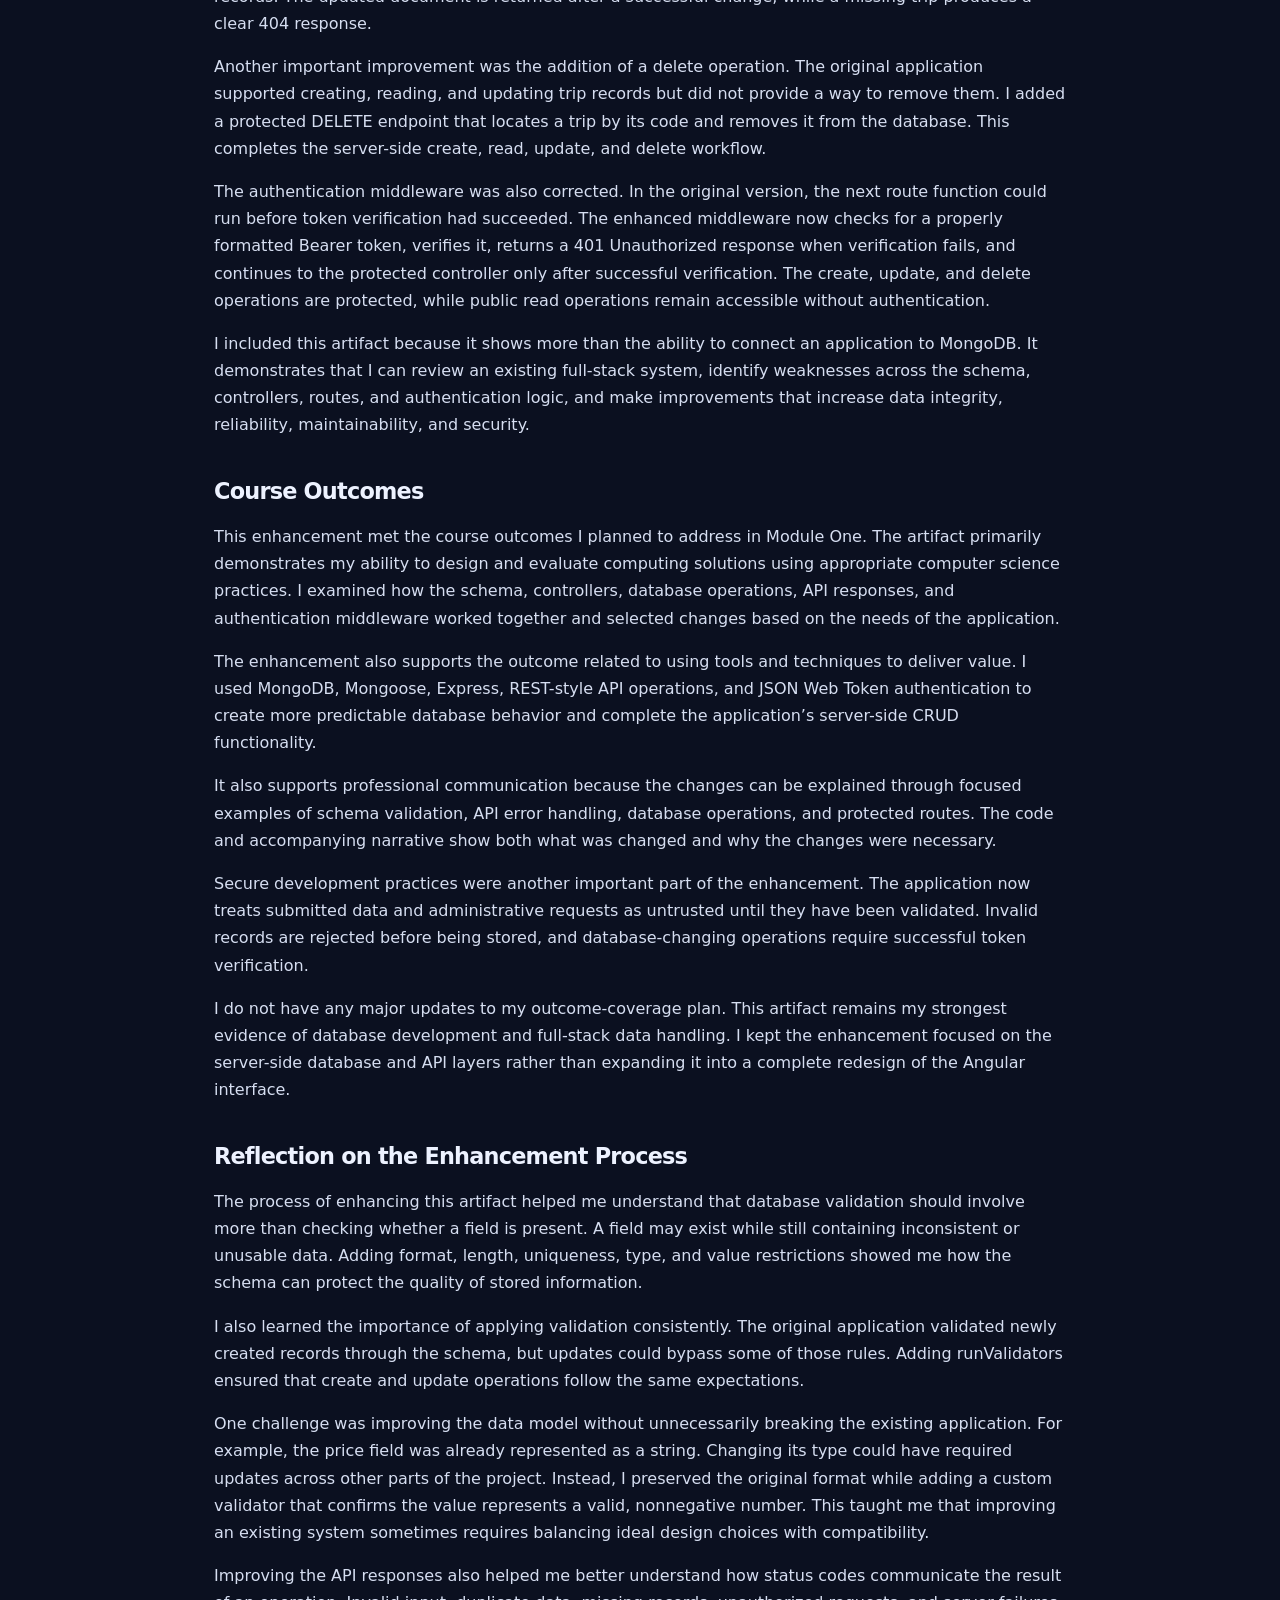
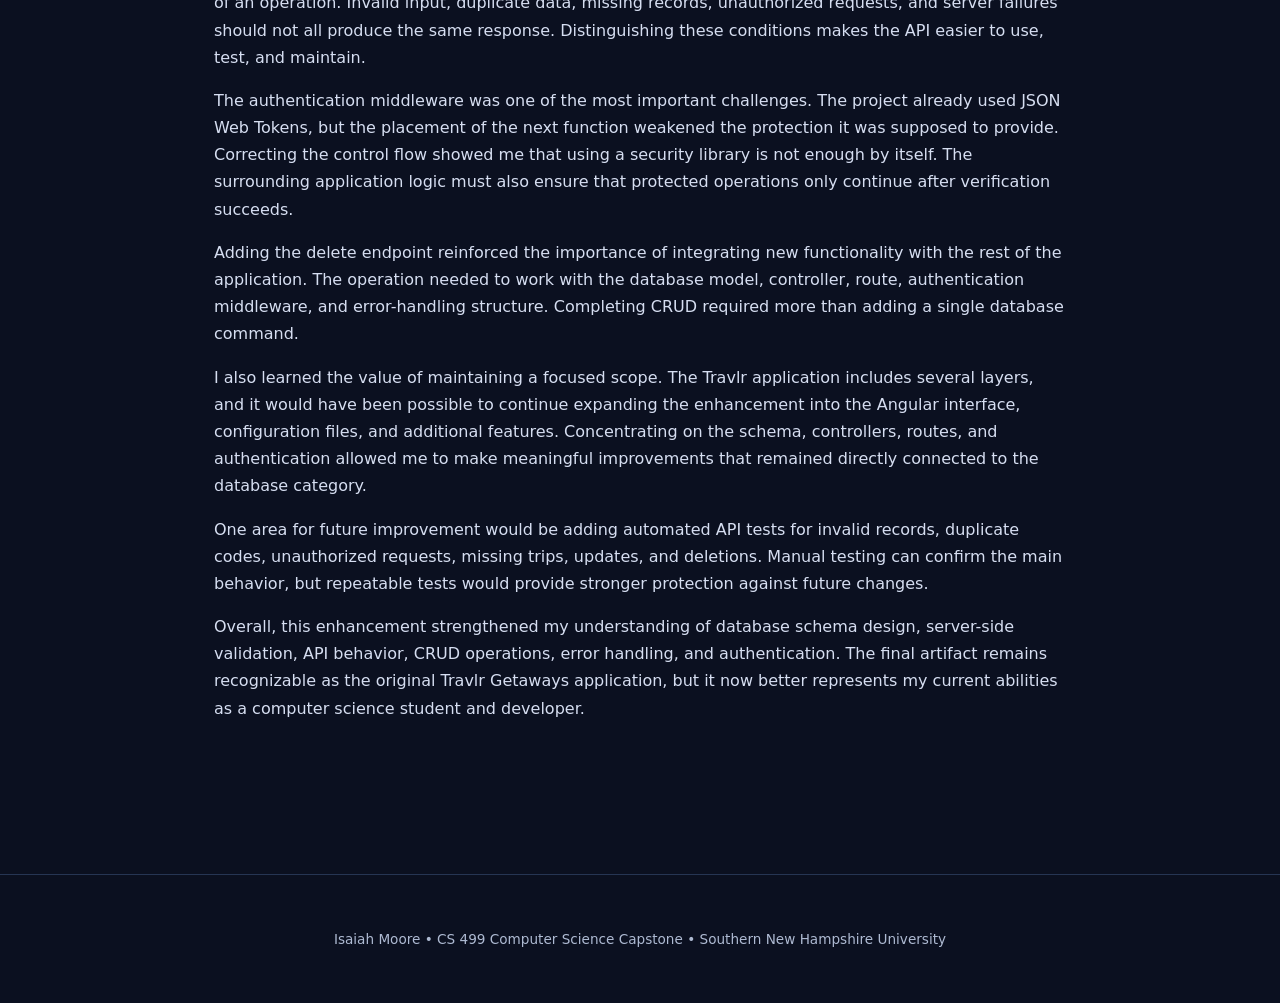
<file: databases.html>
<!doctype html>
<html lang="en">
<head>
<meta charset="utf-8">
<meta name="viewport" content="width=device-width, initial-scale=1">
<meta name="description" content="CS 499 Computer Science ePortfolio for Isaiah Moore">
<title>Travlr Getaways | Isaiah Moore</title>
<link rel="stylesheet" href="assets/styles.css">
</head>
<body>
<a class="skip-link" href="#main">Skip to main content</a>
<header><nav class="site-nav" aria-label="Main navigation">
<a class="brand" href="index.html">Isaiah Moore <span>CS 499 ePortfolio</span></a>
<div class="nav-links">
<a href="index.html">Self-Assessment</a>
<a href="code-review.html">Code Review</a>
<a href="software-design.html">Software Design</a>
<a href="algorithms.html">Algorithms</a>
<a href="databases.html" aria-current="page">Databases</a>
</div>
</nav></header>
<main id="main">
<section class="hero compact">
<div class="hero-copy"><p class="eyebrow">Databases</p><h1>Travlr Getaways</h1><p class="lede">A MEAN-style travel application enhanced at the schema, controller, and route layers to improve data integrity, API consistency, CRUD completeness, and authorization.</p></div>
</section>

<section class="project-overview">
<div class="overview-copy"><p class="eyebrow">CS 465 • Databases</p><h2>Travlr Getaways</h2><p>A MEAN-style travel application enhanced at the schema, controller, and route layers to improve data integrity, API consistency, CRUD completeness, and authorization.</p><div class="chip-row"><span>MongoDB</span><span>Mongoose</span><span>Express</span><span>REST API</span><span>JWT</span></div></div>
<div class="metric-grid"><div><strong>3</strong><span>Changed Source Files</span></div><div><strong>Complete</strong><span>CRUD</span></div><div><strong>JWT Protected</strong><span>Admin Writes</span></div></div>
</section>
<section class="artifact-actions">
<div><h2>Artifact Files</h2><p>Compare the original course submission with the enhanced CS 499 version.</p></div>
<div class="button-group"><a class="button secondary" href="artifacts/databases/CS465_Travlr_Original.zip">Original artifact (.zip)</a><a class="button" href="artifacts/databases/CS465_Travlr_Enhanced.zip">Enhanced artifact (.zip)</a><a class="button secondary" href="artifacts/databases/CS465_Travlr_Narrative_Isaiah_Moore.docx">Narrative (.docx)</a></div>
</section>
<section class="highlights"><div class="section-heading"><p class="eyebrow">Enhancement Highlights</p><h2>What changed</h2></div><ul><li><strong>Stronger schema rules:</strong> trip records enforce format, length, trimming, uniqueness, date, and nonnegative-price requirements.</li><li><strong>Predictable API behavior:</strong> validation, duplicate, cast, not-found, and unexpected database errors return meaningful status codes and messages.</li><li><strong>Correct record lookup and updates:</strong> findOne handles missing trips clearly, while updates run validators and return the updated document.</li><li><strong>Completed CRUD:</strong> a DELETE controller and protected route were added.</li><li><strong>Corrected authorization flow:</strong> JWT middleware calls next() only after successful verification and rejects invalid or expired tokens.</li></ul><p class="note">The enhancement intentionally stayed focused on the database/API path. The final version modified <code>app_api/models/travlr.js</code>, <code>app_api/controllers/trips.js</code>, and <code>app_api/routes/index.js</code>.</p></section>
<section class="prose narrative">
<div class="section-heading"><p class="eyebrow">Artifact Narrative</p><h2>Enhancement narrative</h2></div>
<section class="narrative-section"><h2>Artifact Description</h2>
<p>The artifact I selected for this enhancement is my Travlr Getaways Web Application, which was originally created in CS-465 Full Stack Development in 2025. It is a full-stack travel application built using a MEAN-style architecture. The project uses MongoDB and Mongoose for persistent data storage, Express and Node.js for the server and API, and Angular for the administrative interface. It allows trip information to be stored, displayed, created, and updated through database-backed API operations.</p>
<p>The original version demonstrated database connectivity, Mongoose models, API routing, authentication, and communication between the front end and the database. For CS-499, I enhanced the application’s schema validation, error handling, CRUD functionality, and protection of administrative operations. The application still serves the same purpose, but its database interactions are now safer, more consistent, and more complete.</p>
</section>
<section class="narrative-section"><h2>Justification for Inclusion in the ePortfolio and Summary of Changes</h2>
<p>I selected this artifact because it demonstrates my growth in database design, full-stack development, API development, and secure data access. The original project met the requirements of CS-465, but the database schema provided only basic required-field validation. Updates did not run the same validators as newly created records, API errors were handled inconsistently, the application did not support deleting trips, and the authentication middleware contained a control-flow problem.</p>
<p>One of the main improvements was strengthening the Mongoose trip schema. I added custom required-field messages, whitespace trimming, minimum and maximum lengths, unique trip codes, and format restrictions. Trip codes must now contain only uppercase letters and numbers, while fields such as the trip name, resort, image reference, and description have reasonable length limits. I also added validation to ensure that the price represents a valid, nonnegative number.</p>
<p>These changes improve data integrity by preventing incomplete, duplicate, or improperly formatted records from being stored. They also provide clearer validation messages when submitted data does not meet the database rules.</p>
<p>I also refactored the trip controllers to use structured try-and-catch handling. The original code contained branches that attempted to return an undefined error variable, which could create another error rather than explaining the original problem. The enhanced controller now distinguishes between invalid data, duplicate trip codes, missing records, and unexpected server failures. It returns appropriate HTTP responses such as 400 for invalid input, 404 for missing trips, 409 for duplicate codes, and 500 for unexpected database errors.</p>
<p>The single-trip query was changed from a general find operation to findOne. This makes the expected result clearer and allows the API to accurately determine whether a trip exists. I also enabled runValidators during updates so modified records must follow the same schema rules as newly created records. The updated document is returned after a successful change, while a missing trip produces a clear 404 response.</p>
<p>Another important improvement was the addition of a delete operation. The original application supported creating, reading, and updating trip records but did not provide a way to remove them. I added a protected DELETE endpoint that locates a trip by its code and removes it from the database. This completes the server-side create, read, update, and delete workflow.</p>
<p>The authentication middleware was also corrected. In the original version, the next route function could run before token verification had succeeded. The enhanced middleware now checks for a properly formatted Bearer token, verifies it, returns a 401 Unauthorized response when verification fails, and continues to the protected controller only after successful verification. The create, update, and delete operations are protected, while public read operations remain accessible without authentication.</p>
<p>I included this artifact because it shows more than the ability to connect an application to MongoDB. It demonstrates that I can review an existing full-stack system, identify weaknesses across the schema, controllers, routes, and authentication logic, and make improvements that increase data integrity, reliability, maintainability, and security.</p>
</section>
<section class="narrative-section"><h2>Course Outcomes</h2>
<p>This enhancement met the course outcomes I planned to address in Module One. The artifact primarily demonstrates my ability to design and evaluate computing solutions using appropriate computer science practices. I examined how the schema, controllers, database operations, API responses, and authentication middleware worked together and selected changes based on the needs of the application.</p>
<p>The enhancement also supports the outcome related to using tools and techniques to deliver value. I used MongoDB, Mongoose, Express, REST-style API operations, and JSON Web Token authentication to create more predictable database behavior and complete the application’s server-side CRUD functionality.</p>
<p>It also supports professional communication because the changes can be explained through focused examples of schema validation, API error handling, database operations, and protected routes. The code and accompanying narrative show both what was changed and why the changes were necessary.</p>
<p>Secure development practices were another important part of the enhancement. The application now treats submitted data and administrative requests as untrusted until they have been validated. Invalid records are rejected before being stored, and database-changing operations require successful token verification.</p>
<p>I do not have any major updates to my outcome-coverage plan. This artifact remains my strongest evidence of database development and full-stack data handling. I kept the enhancement focused on the server-side database and API layers rather than expanding it into a complete redesign of the Angular interface.</p>
</section>
<section class="narrative-section"><h2>Reflection on the Enhancement Process</h2>
<p>The process of enhancing this artifact helped me understand that database validation should involve more than checking whether a field is present. A field may exist while still containing inconsistent or unusable data. Adding format, length, uniqueness, type, and value restrictions showed me how the schema can protect the quality of stored information.</p>
<p>I also learned the importance of applying validation consistently. The original application validated newly created records through the schema, but updates could bypass some of those rules. Adding runValidators ensured that create and update operations follow the same expectations.</p>
<p>One challenge was improving the data model without unnecessarily breaking the existing application. For example, the price field was already represented as a string. Changing its type could have required updates across other parts of the project. Instead, I preserved the original format while adding a custom validator that confirms the value represents a valid, nonnegative number. This taught me that improving an existing system sometimes requires balancing ideal design choices with compatibility.</p>
<p>Improving the API responses also helped me better understand how status codes communicate the result of an operation. Invalid input, duplicate data, missing records, unauthorized requests, and server failures should not all produce the same response. Distinguishing these conditions makes the API easier to use, test, and maintain.</p>
<p>The authentication middleware was one of the most important challenges. The project already used JSON Web Tokens, but the placement of the next function weakened the protection it was supposed to provide. Correcting the control flow showed me that using a security library is not enough by itself. The surrounding application logic must also ensure that protected operations only continue after verification succeeds.</p>
<p>Adding the delete endpoint reinforced the importance of integrating new functionality with the rest of the application. The operation needed to work with the database model, controller, route, authentication middleware, and error-handling structure. Completing CRUD required more than adding a single database command.</p>
<p>I also learned the value of maintaining a focused scope. The Travlr application includes several layers, and it would have been possible to continue expanding the enhancement into the Angular interface, configuration files, and additional features. Concentrating on the schema, controllers, routes, and authentication allowed me to make meaningful improvements that remained directly connected to the database category.</p>
<p>One area for future improvement would be adding automated API tests for invalid records, duplicate codes, unauthorized requests, missing trips, updates, and deletions. Manual testing can confirm the main behavior, but repeatable tests would provide stronger protection against future changes.</p>
<p>Overall, this enhancement strengthened my understanding of database schema design, server-side validation, API behavior, CRUD operations, error handling, and authentication. The final artifact remains recognizable as the original Travlr Getaways application, but it now better represents my current abilities as a computer science student and developer.</p>
</section>
</section>


</main>
<footer><p>Isaiah Moore • CS 499 Computer Science Capstone • Southern New Hampshire University</p></footer>
</body>
</html>
</file>
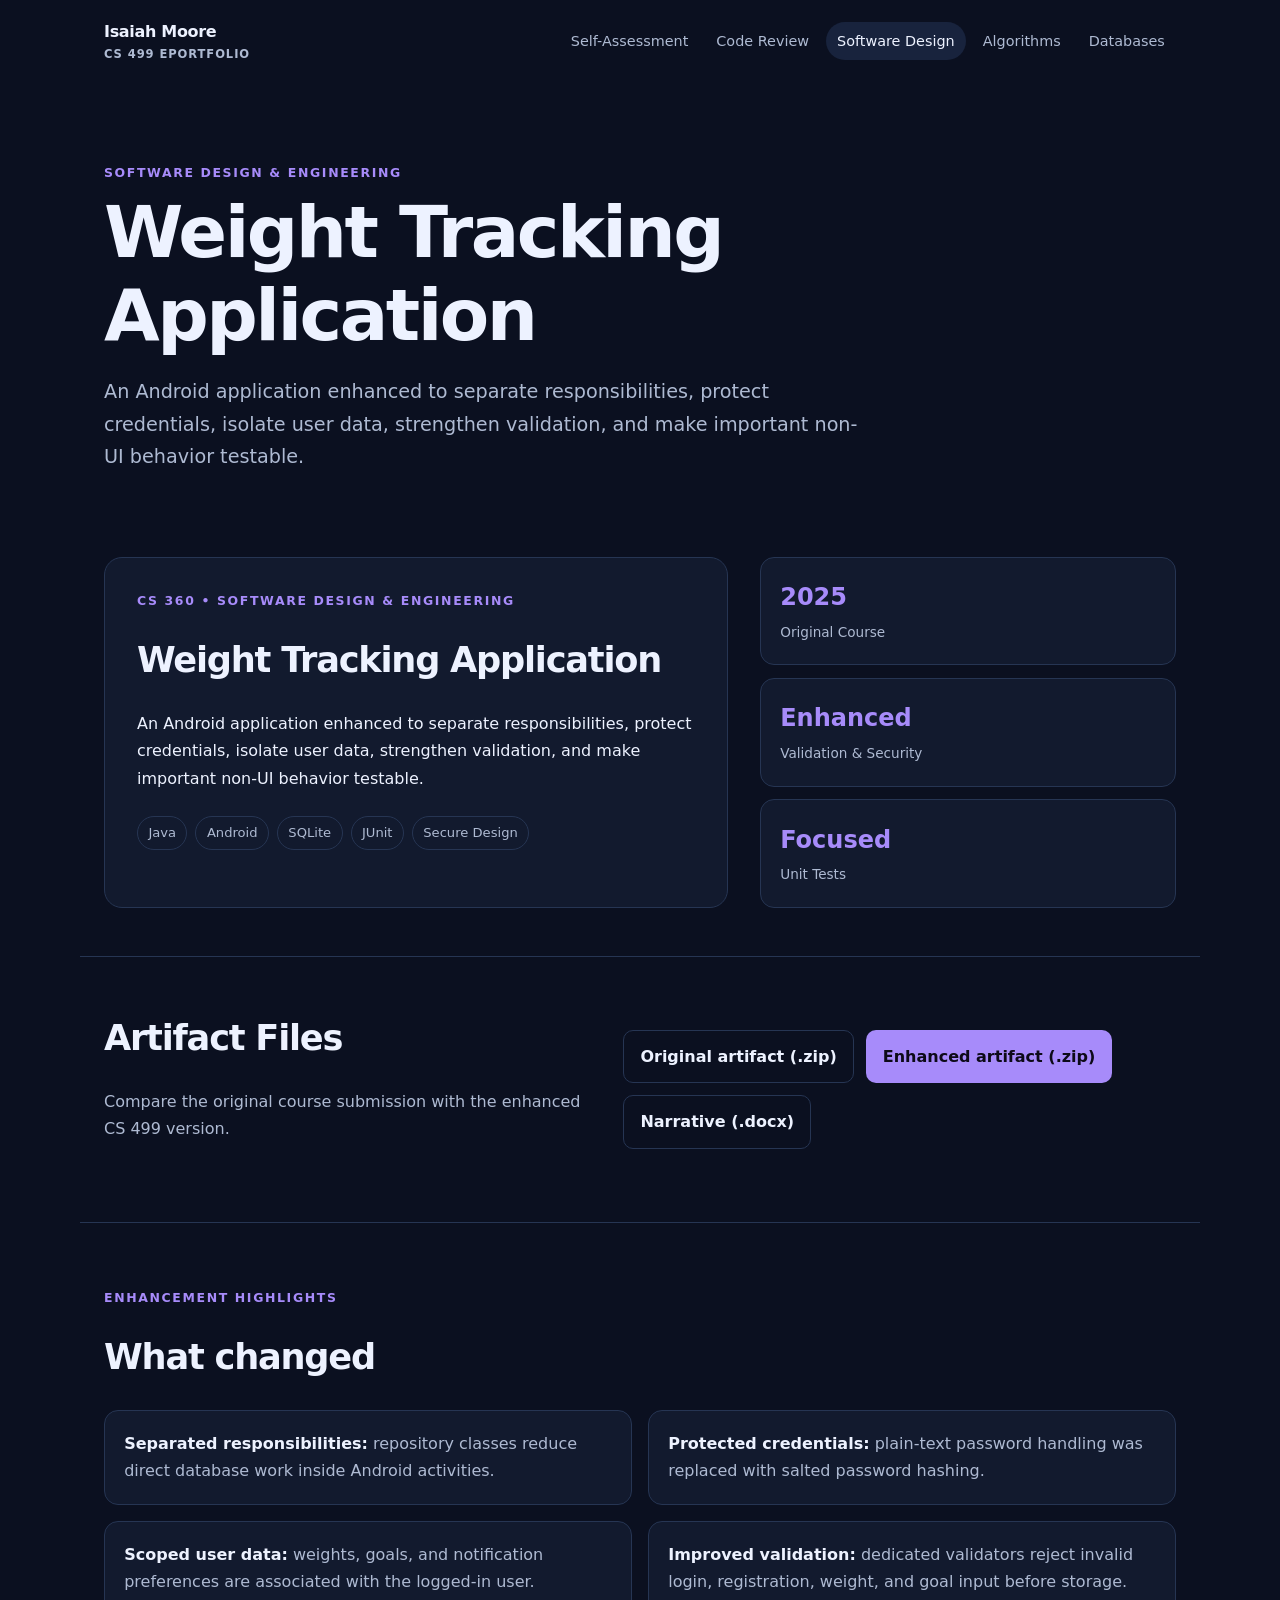
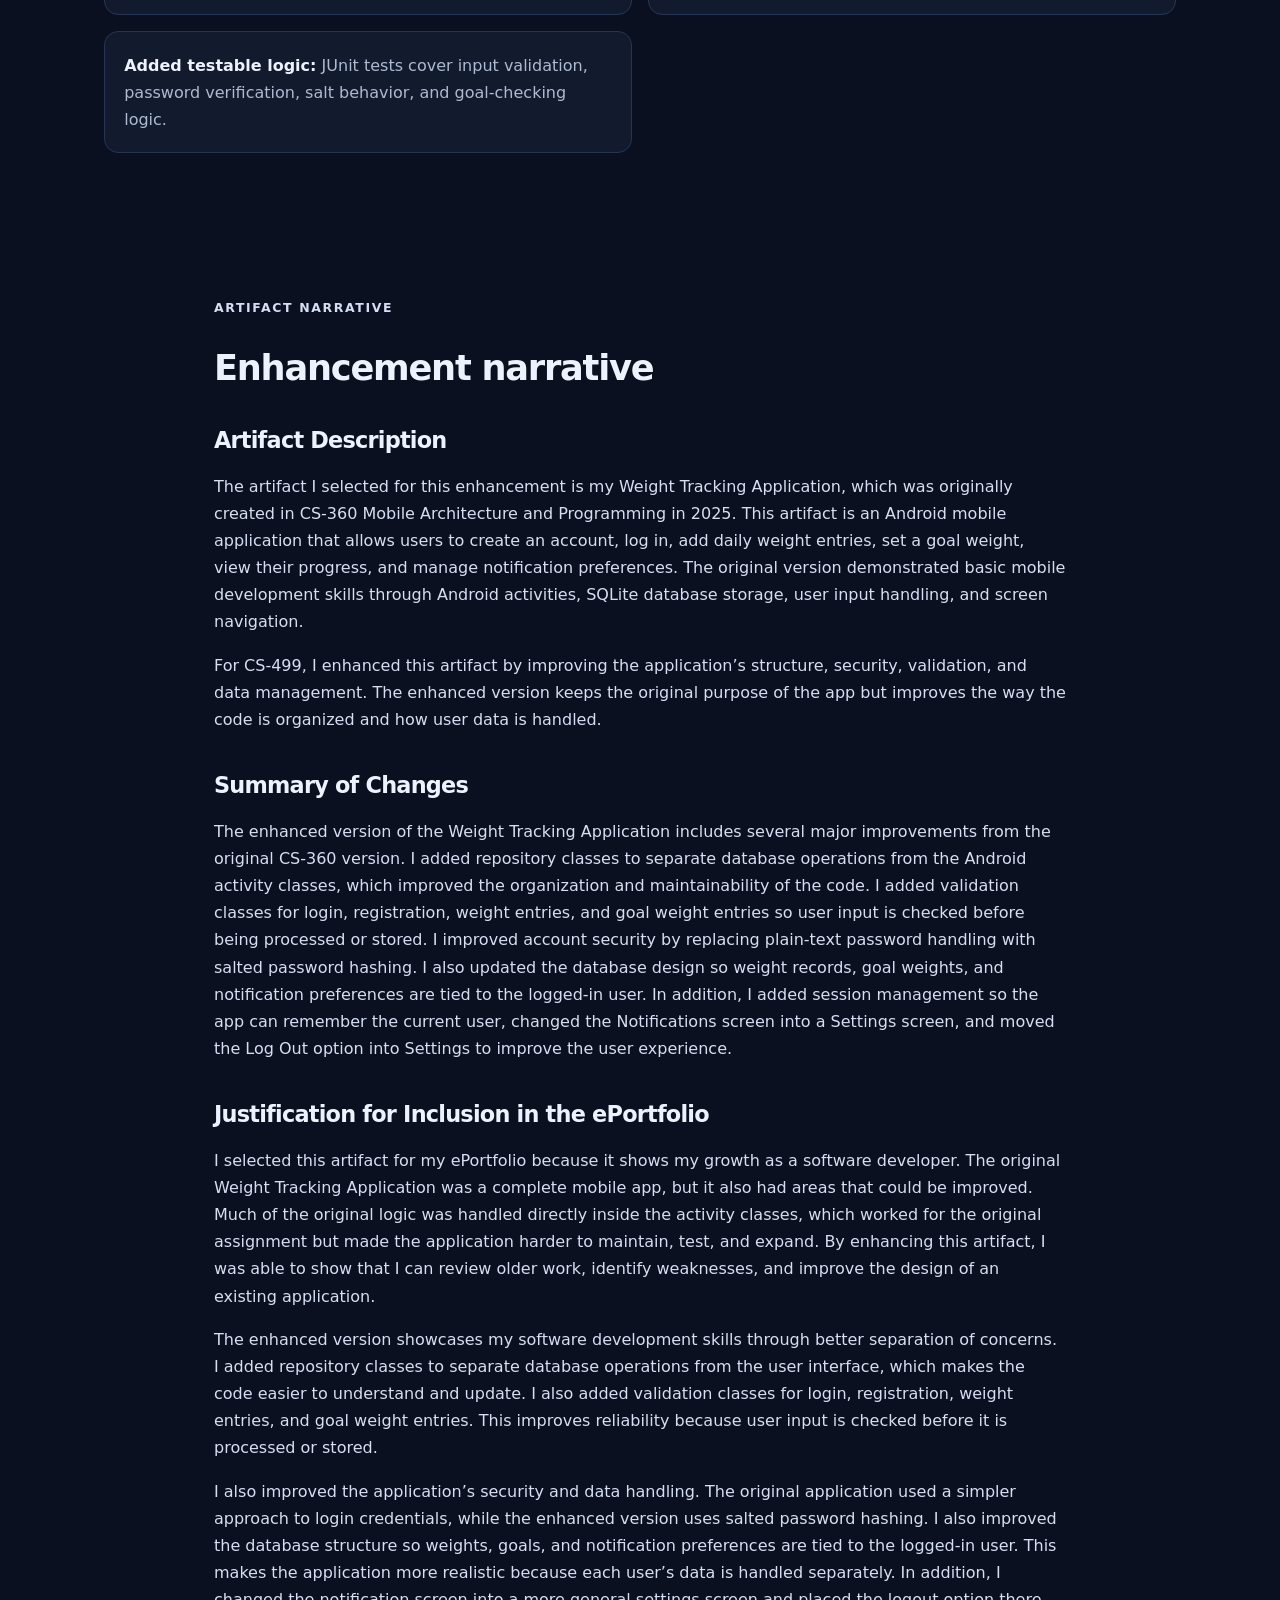
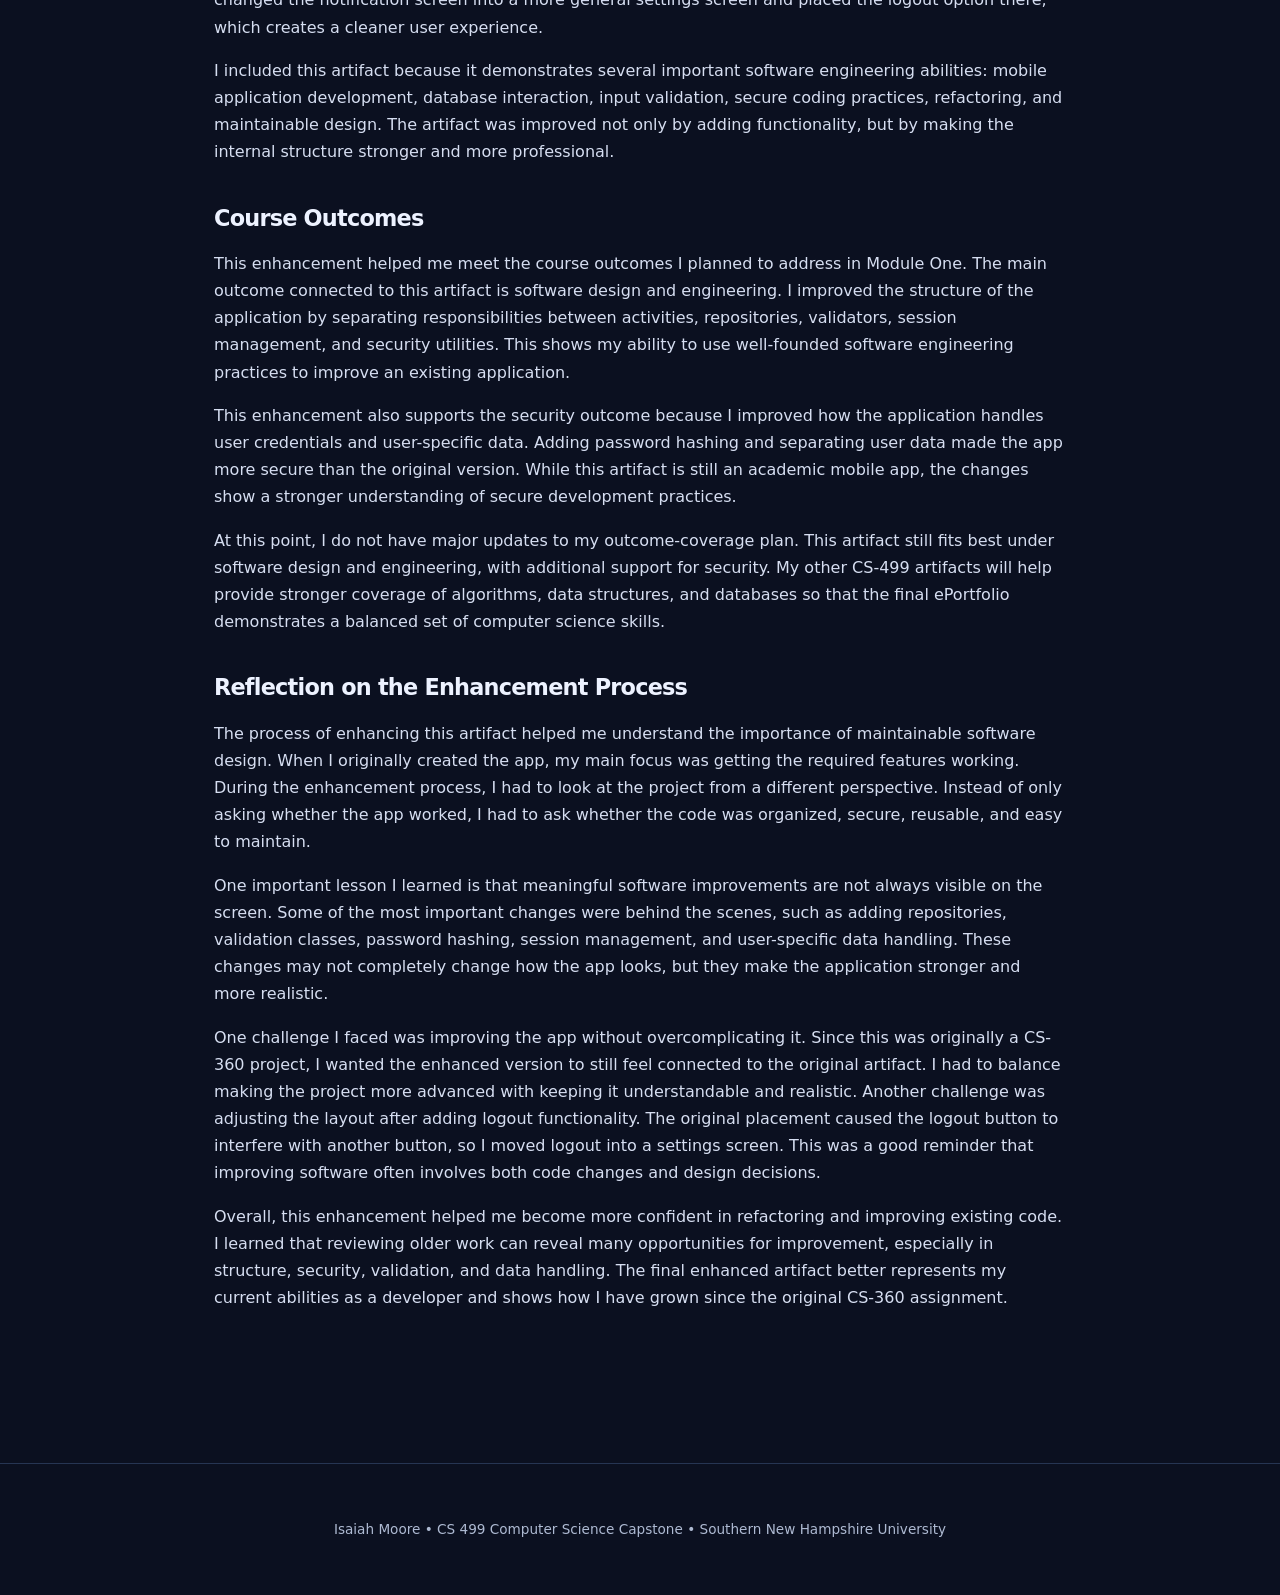
<file: software-design.html>
<!doctype html>
<html lang="en">
<head>
<meta charset="utf-8">
<meta name="viewport" content="width=device-width, initial-scale=1">
<meta name="description" content="CS 499 Computer Science ePortfolio for Isaiah Moore">
<title>Weight Tracking Application | Isaiah Moore</title>
<link rel="stylesheet" href="assets/styles.css">
</head>
<body>
<a class="skip-link" href="#main">Skip to main content</a>
<header><nav class="site-nav" aria-label="Main navigation">
<a class="brand" href="index.html">Isaiah Moore <span>CS 499 ePortfolio</span></a>
<div class="nav-links">
<a href="index.html">Self-Assessment</a>
<a href="code-review.html">Code Review</a>
<a href="software-design.html" aria-current="page">Software Design</a>
<a href="algorithms.html">Algorithms</a>
<a href="databases.html">Databases</a>
</div>
</nav></header>
<main id="main">
<section class="hero compact">
<div class="hero-copy"><p class="eyebrow">Software Design &amp; Engineering</p><h1>Weight Tracking Application</h1><p class="lede">An Android application enhanced to separate responsibilities, protect credentials, isolate user data, strengthen validation, and make important non-UI behavior testable.</p></div>
</section>

<section class="project-overview">
<div class="overview-copy"><p class="eyebrow">CS 360 • Software Design &amp; Engineering</p><h2>Weight Tracking Application</h2><p>An Android application enhanced to separate responsibilities, protect credentials, isolate user data, strengthen validation, and make important non-UI behavior testable.</p><div class="chip-row"><span>Java</span><span>Android</span><span>SQLite</span><span>JUnit</span><span>Secure Design</span></div></div>
<div class="metric-grid"><div><strong>2025</strong><span>Original Course</span></div><div><strong>Enhanced</strong><span>Validation &amp; Security</span></div><div><strong>Focused</strong><span>Unit Tests</span></div></div>
</section>
<section class="artifact-actions">
<div><h2>Artifact Files</h2><p>Compare the original course submission with the enhanced CS 499 version.</p></div>
<div class="button-group"><a class="button secondary" href="artifacts/software-design/CS360_WeightTracker_Original.zip">Original artifact (.zip)</a><a class="button" href="artifacts/software-design/CS360_WeightTracker_Enhanced.zip">Enhanced artifact (.zip)</a><a class="button secondary" href="artifacts/software-design/CS360_WeightTracker_Narrative_Isaiah_Moore.docx">Narrative (.docx)</a></div>
</section>
<section class="highlights"><div class="section-heading"><p class="eyebrow">Enhancement Highlights</p><h2>What changed</h2></div><ul><li><strong>Separated responsibilities:</strong> repository classes reduce direct database work inside Android activities.</li><li><strong>Protected credentials:</strong> plain-text password handling was replaced with salted password hashing.</li><li><strong>Scoped user data:</strong> weights, goals, and notification preferences are associated with the logged-in user.</li><li><strong>Improved validation:</strong> dedicated validators reject invalid login, registration, weight, and goal input before storage.</li><li><strong>Added testable logic:</strong> JUnit tests cover input validation, password verification, salt behavior, and goal-checking logic.</li></ul></section>
<section class="prose narrative">
<div class="section-heading"><p class="eyebrow">Artifact Narrative</p><h2>Enhancement narrative</h2></div>
<section class="narrative-section"><h2>Artifact Description</h2>
<p>The artifact I selected for this enhancement is my Weight Tracking Application, which was originally created in CS-360 Mobile Architecture and Programming in 2025. This artifact is an Android mobile application that allows users to create an account, log in, add daily weight entries, set a goal weight, view their progress, and manage notification preferences. The original version demonstrated basic mobile development skills through Android activities, SQLite database storage, user input handling, and screen navigation.</p>
<p>For CS-499, I enhanced this artifact by improving the application’s structure, security, validation, and data management. The enhanced version keeps the original purpose of the app but improves the way the code is organized and how user data is handled.</p>
</section>
<section class="narrative-section"><h2>Summary of Changes</h2>
<p>The enhanced version of the Weight Tracking Application includes several major improvements from the original CS-360 version. I added repository classes to separate database operations from the Android activity classes, which improved the organization and maintainability of the code. I added validation classes for login, registration, weight entries, and goal weight entries so user input is checked before being processed or stored. I improved account security by replacing plain-text password handling with salted password hashing. I also updated the database design so weight records, goal weights, and notification preferences are tied to the logged-in user. In addition, I added session management so the app can remember the current user, changed the Notifications screen into a Settings screen, and moved the Log Out option into Settings to improve the user experience.</p>
</section>
<section class="narrative-section"><h2>Justification for Inclusion in the ePortfolio</h2>
<p>I selected this artifact for my ePortfolio because it shows my growth as a software developer. The original Weight Tracking Application was a complete mobile app, but it also had areas that could be improved. Much of the original logic was handled directly inside the activity classes, which worked for the original assignment but made the application harder to maintain, test, and expand. By enhancing this artifact, I was able to show that I can review older work, identify weaknesses, and improve the design of an existing application.</p>
<p>The enhanced version showcases my software development skills through better separation of concerns. I added repository classes to separate database operations from the user interface, which makes the code easier to understand and update. I also added validation classes for login, registration, weight entries, and goal weight entries. This improves reliability because user input is checked before it is processed or stored.</p>
<p>I also improved the application’s security and data handling. The original application used a simpler approach to login credentials, while the enhanced version uses salted password hashing. I also improved the database structure so weights, goals, and notification preferences are tied to the logged-in user. This makes the application more realistic because each user’s data is handled separately. In addition, I changed the notification screen into a more general settings screen and placed the logout option there, which creates a cleaner user experience.</p>
<p>I included this artifact because it demonstrates several important software engineering abilities: mobile application development, database interaction, input validation, secure coding practices, refactoring, and maintainable design. The artifact was improved not only by adding functionality, but by making the internal structure stronger and more professional.</p>
</section>
<section class="narrative-section"><h2>Course Outcomes</h2>
<p>This enhancement helped me meet the course outcomes I planned to address in Module One. The main outcome connected to this artifact is software design and engineering. I improved the structure of the application by separating responsibilities between activities, repositories, validators, session management, and security utilities. This shows my ability to use well-founded software engineering practices to improve an existing application.</p>
<p>This enhancement also supports the security outcome because I improved how the application handles user credentials and user-specific data. Adding password hashing and separating user data made the app more secure than the original version. While this artifact is still an academic mobile app, the changes show a stronger understanding of secure development practices.</p>
<p>At this point, I do not have major updates to my outcome-coverage plan. This artifact still fits best under software design and engineering, with additional support for security. My other CS-499 artifacts will help provide stronger coverage of algorithms, data structures, and databases so that the final ePortfolio demonstrates a balanced set of computer science skills.</p>
</section>
<section class="narrative-section"><h2>Reflection on the Enhancement Process</h2>
<p>The process of enhancing this artifact helped me understand the importance of maintainable software design. When I originally created the app, my main focus was getting the required features working. During the enhancement process, I had to look at the project from a different perspective. Instead of only asking whether the app worked, I had to ask whether the code was organized, secure, reusable, and easy to maintain.</p>
<p>One important lesson I learned is that meaningful software improvements are not always visible on the screen. Some of the most important changes were behind the scenes, such as adding repositories, validation classes, password hashing, session management, and user-specific data handling. These changes may not completely change how the app looks, but they make the application stronger and more realistic.</p>
<p>One challenge I faced was improving the app without overcomplicating it. Since this was originally a CS-360 project, I wanted the enhanced version to still feel connected to the original artifact. I had to balance making the project more advanced with keeping it understandable and realistic. Another challenge was adjusting the layout after adding logout functionality. The original placement caused the logout button to interfere with another button, so I moved logout into a settings screen. This was a good reminder that improving software often involves both code changes and design decisions.</p>
<p>Overall, this enhancement helped me become more confident in refactoring and improving existing code. I learned that reviewing older work can reveal many opportunities for improvement, especially in structure, security, validation, and data handling. The final enhanced artifact better represents my current abilities as a developer and shows how I have grown since the original CS-360 assignment.</p>
</section>
</section>


</main>
<footer><p>Isaiah Moore • CS 499 Computer Science Capstone • Southern New Hampshire University</p></footer>
</body>
</html>
</file>
<file: assets/styles.css>
/*
  CS-499 ePortfolio stylesheet

  Main accent:      #a78bfa  (soft violet)
  Secondary accent: #60a5fa  (blue)

  Most site-wide colors and sizing values are defined in :root below.
*/

:root {
  --bg: #0b1020;
  --panel: #121a2e;
  --panel2: #18233d;
  --text: #edf2ff;
  --muted: #aebad2;
  --line: #263553;
  --accent: #a78bfa;
  --accent2: #60a5fa;
  --max: 1120px;
  --radius: 18px;
}

/* ---------- Base styles ---------- */

* {
  box-sizing: border-box;
}

html {
  scroll-behavior: smooth;
}

body {
  margin: 0;
  background: var(--bg);
  color: var(--text);
  font-size: 16px;
  line-height: 1.7;
  font-family: system-ui, -apple-system, BlinkMacSystemFont, "Segoe UI", sans-serif;
}

a {
  color: inherit;
}

.skip-link {
  position: absolute;
  left: -9999px;
}

.skip-link:focus {
  left: 1rem;
  top: 1rem;
  z-index: 20;
  background: white;
  color: black;
  padding: .6rem 1rem;
  border-radius: 8px;
}

/* ---------- Navigation ---------- */

.site-nav {
  max-width: var(--max);
  margin: auto;
  padding: 1.1rem 1.5rem;
  display: flex;
  justify-content: space-between;
  gap: 2rem;
  align-items: center;
}

.brand {
  text-decoration: none;
  font-weight: 750;
  letter-spacing: -.02em;
}

.brand span {
  display: block;
  font-size: .72rem;
  color: var(--muted);
  font-weight: 600;
  letter-spacing: .08em;
  text-transform: uppercase;
}

.nav-links {
  display: flex;
  gap: .35rem;
  flex-wrap: wrap;
  justify-content: flex-end;
}

.nav-links a {
  text-decoration: none;
  color: var(--muted);
  font-size: .9rem;
  padding: .45rem .7rem;
  border-radius: 999px;
}

.nav-links a:hover, .nav-links a[aria-current="page"] {
  background: var(--panel2);
  color: var(--text);
}

main {
  min-height: 80vh;
}

/* ---------- Hero / page headings ---------- */

.hero {
  max-width: var(--max);
  margin: 0 auto;
  padding: 6.5rem 1.5rem 4rem;
}

.hero.compact {
  padding: 5rem 1.5rem 3rem;
}

.hero-copy {
  max-width: 820px;
}

.eyebrow {
  color: var(--accent);
  font-size: .78rem;
  font-weight: 800;
  letter-spacing: .13em;
  text-transform: uppercase;
  margin: 0 0 .5rem;
}

h1, h2, h3 {
  line-height: 1.15;
  letter-spacing: -.035em;
}

h1 {
  font-size: clamp(2.7rem,7vw,5.5rem);
  margin: .2rem 0 1.2rem;
  max-width: 900px;
}

.hero.compact h1 {
  font-size: clamp(2.4rem,6vw,4.5rem);
}

h2 {
  font-size: clamp(1.5rem,3vw,2.2rem);
}

.lede {
  font-size: 1.2rem;
  color: var(--muted);
  max-width: 760px;
}

/* ---------- Shared page sections ---------- */

.portfolio-intro, .assessment, .project-grid, .video-panel, .project-overview, .artifact-actions, .highlights, .narrative {
  max-width: var(--max);
  margin: 0 auto;
  padding-left: 1.5rem;
  padding-right: 1.5rem;
}

.two-col {
  display: grid;
  grid-template-columns: 1.1fr .9fr;
  gap: 2rem;
  align-items: start;
  padding-top: 2rem;
  padding-bottom: 5rem;
}

.quick-links {
  display: grid;
  gap: .75rem;
}

.quick-links a {
  display: flex;
  align-items: center;
  gap: 1rem;
  text-decoration: none;
  background: var(--panel);
  border: 1px solid var(--line);
  padding: 1rem 1.15rem;
  border-radius: 14px;
}

.quick-links strong {
  color: var(--accent);
  font-size: .8rem;
}

.assessment {
  padding-top: 5rem;
  padding-bottom: 5rem;
  border-top: 1px solid var(--line);
}

.section-heading {
  max-width: 760px;
  margin-bottom: 2rem;
}

.prose {
  max-width: 900px;
}

.prose p {
  color: #d6def1;
}

.narrative-section {
  margin: 2.5rem 0;
}

.narrative-section h2 {
  font-size: 1.4rem;
}

/* ---------- Buttons ---------- */

.download-row, .button-group {
  display: flex;
  gap: .75rem;
  flex-wrap: wrap;
  margin-top: 2rem;
}

.button {
  display: inline-flex;
  align-items: center;
  justify-content: center;
  text-decoration: none;
  background: var(--accent);
  color: #0d0a18;
  font-weight: 800;
  padding: .75rem 1rem;
  border-radius: 10px;
  border: 1px solid transparent;
}

.button.secondary {
  background: transparent;
  color: var(--text);
  border-color: var(--line);
}

.button.disabled {
  opacity: .55;
}

/* ---------- Project cards ---------- */

.project-grid {
  display: grid;
  grid-template-columns: repeat(3,1fr);
  gap: 1rem;
  padding-top: 1rem;
  padding-bottom: 6rem;
}

.project-card {
  position: relative;
  background: linear-gradient(180deg,var(--panel),#0f1729);
  border: 1px solid var(--line);
  padding: 1.5rem;
  border-radius: var(--radius);
  min-height: 330px;
}

.project-card p {
  color: var(--muted);
}

.project-card>a {
  position: absolute;
  left: 1.5rem;
  bottom: 1.5rem;
  text-decoration: none;
  font-weight: 750;
  color: var(--accent);
}

.card-number {
  position: absolute;
  right: 1.2rem;
  top: 1rem;
  color: #31415f;
  font-size: 3rem;
  font-weight: 900;
}

/* ---------- Code review page ---------- */

.video-panel {
  display: grid;
  grid-template-columns: 1.1fr .9fr;
  gap: 2rem;
  padding-top: 2rem;
  padding-bottom: 7rem;
}

.video-placeholder {
  aspect-ratio: 16/9;
  background: linear-gradient(135deg,var(--panel2),#0d1425);
  border: 1px dashed #48618c;
  border-radius: var(--radius);
  display: flex;
  flex-direction: column;
  align-items: center;
  justify-content: center;
  text-align: center;
  padding: 2rem;
  color: var(--muted);
}

.play-icon {
  width: 64px;
  height: 64px;
  border-radius: 50%;
  display: grid;
  place-items: center;
  background: var(--accent);
  color: #0d0a18;
  padding-left: 4px;
  margin-bottom: 1rem;
}

.video-copy {
  background: var(--panel);
  border: 1px solid var(--line);
  border-radius: var(--radius);
  padding: 1.5rem;
}

.check-list {
  padding-left: 1.2rem;
  color: var(--muted);
}

.note {
  background: #101a30;
  border-left: 3px solid var(--accent2);
  padding: 1rem;
  border-radius: 0 10px 10px 0;
  color: var(--muted);
}

code {
  font-family: "SFMono-Regular",Consolas,monospace;
  background: #0a1222;
  border: 1px solid var(--line);
  padding: .08rem .3rem;
  border-radius: 5px;
  color: #c9d7ff;
}

/* ---------- Artifact detail pages ---------- */

.project-overview {
  display: grid;
  grid-template-columns: 1.2fr .8fr;
  gap: 2rem;
  padding-top: 1rem;
  padding-bottom: 3rem;
}

.overview-copy {
  background: var(--panel);
  border: 1px solid var(--line);
  border-radius: var(--radius);
  padding: 2rem;
}

.chip-row {
  display: flex;
  gap: .5rem;
  flex-wrap: wrap;
  margin-top: 1.5rem;
}

.chip-row span {
  border: 1px solid var(--line);
  color: var(--muted);
  padding: .3rem .65rem;
  border-radius: 999px;
  font-size: .82rem;
}

.metric-grid {
  display: grid;
  gap: .8rem;
}

.metric-grid>div {
  background: var(--panel);
  border: 1px solid var(--line);
  border-radius: 14px;
  padding: 1.2rem;
}

.metric-grid strong {
  display: block;
  font-size: 1.5rem;
  color: var(--accent);
}

.metric-grid span {
  color: var(--muted);
  font-size: .85rem;
}

.artifact-actions {
  display: flex;
  justify-content: space-between;
  gap: 2rem;
  align-items: center;
  padding-top: 2rem;
  padding-bottom: 4rem;
  border-top: 1px solid var(--line);
  border-bottom: 1px solid var(--line);
}

.artifact-actions p {
  color: var(--muted);
}

.highlights {
  padding-top: 4rem;
  padding-bottom: 4rem;
}

.highlights ul {
  display: grid;
  grid-template-columns: repeat(2,1fr);
  gap: 1rem;
  padding: 0;
  list-style: none;
}

.highlights li {
  background: var(--panel);
  border: 1px solid var(--line);
  border-radius: 14px;
  padding: 1.2rem;
  color: var(--muted);
}

.highlights strong {
  color: var(--text);
}

.narrative {
  padding-top: 4rem;
  padding-bottom: 7rem;
}

.complexity-table {
  margin-top: 2rem;
  border: 1px solid var(--line);
  border-radius: 14px;
  overflow: hidden;
}

.complexity-table>div {
  display: grid;
  grid-template-columns: 1fr 1fr;
  padding: .8rem 1rem;
  border-top: 1px solid var(--line);
}

.complexity-table>div:first-child {
  border-top: 0;
  background: var(--panel2);
}

.complexity-table span {
  color: var(--muted);
}

/* ---------- Footer ---------- */

footer {
  border-top: 1px solid var(--line);
  color: var(--muted);
  text-align: center;
  padding: 2.5rem 1.5rem;
  font-size: .85rem;
}

/* ---------- Responsive layout ---------- */

@media (max-width: 820px) {
  .site-nav {
    align-items: flex-start;
    flex-direction: column;
  }

  .nav-links {
    justify-content: flex-start;
  }

  .two-col, .project-grid, .video-panel, .project-overview {
    grid-template-columns: 1fr;
  }

  .artifact-actions {
    align-items: flex-start;
    flex-direction: column;
  }

  .highlights ul {
    grid-template-columns: 1fr;
  }

  .hero {
    padding-top: 4rem;
  }

  .project-card {
    min-height: 280px;
  }

}

.video-embed {
  aspect-ratio: 16/9;
  background: #000;
  border: 1px solid var(--line);
  border-radius: var(--radius);
  overflow: hidden;
}

.video-embed iframe {
  display: block;
  width: 100%;
  height: 100%;
  border: 0;
}
</file>
